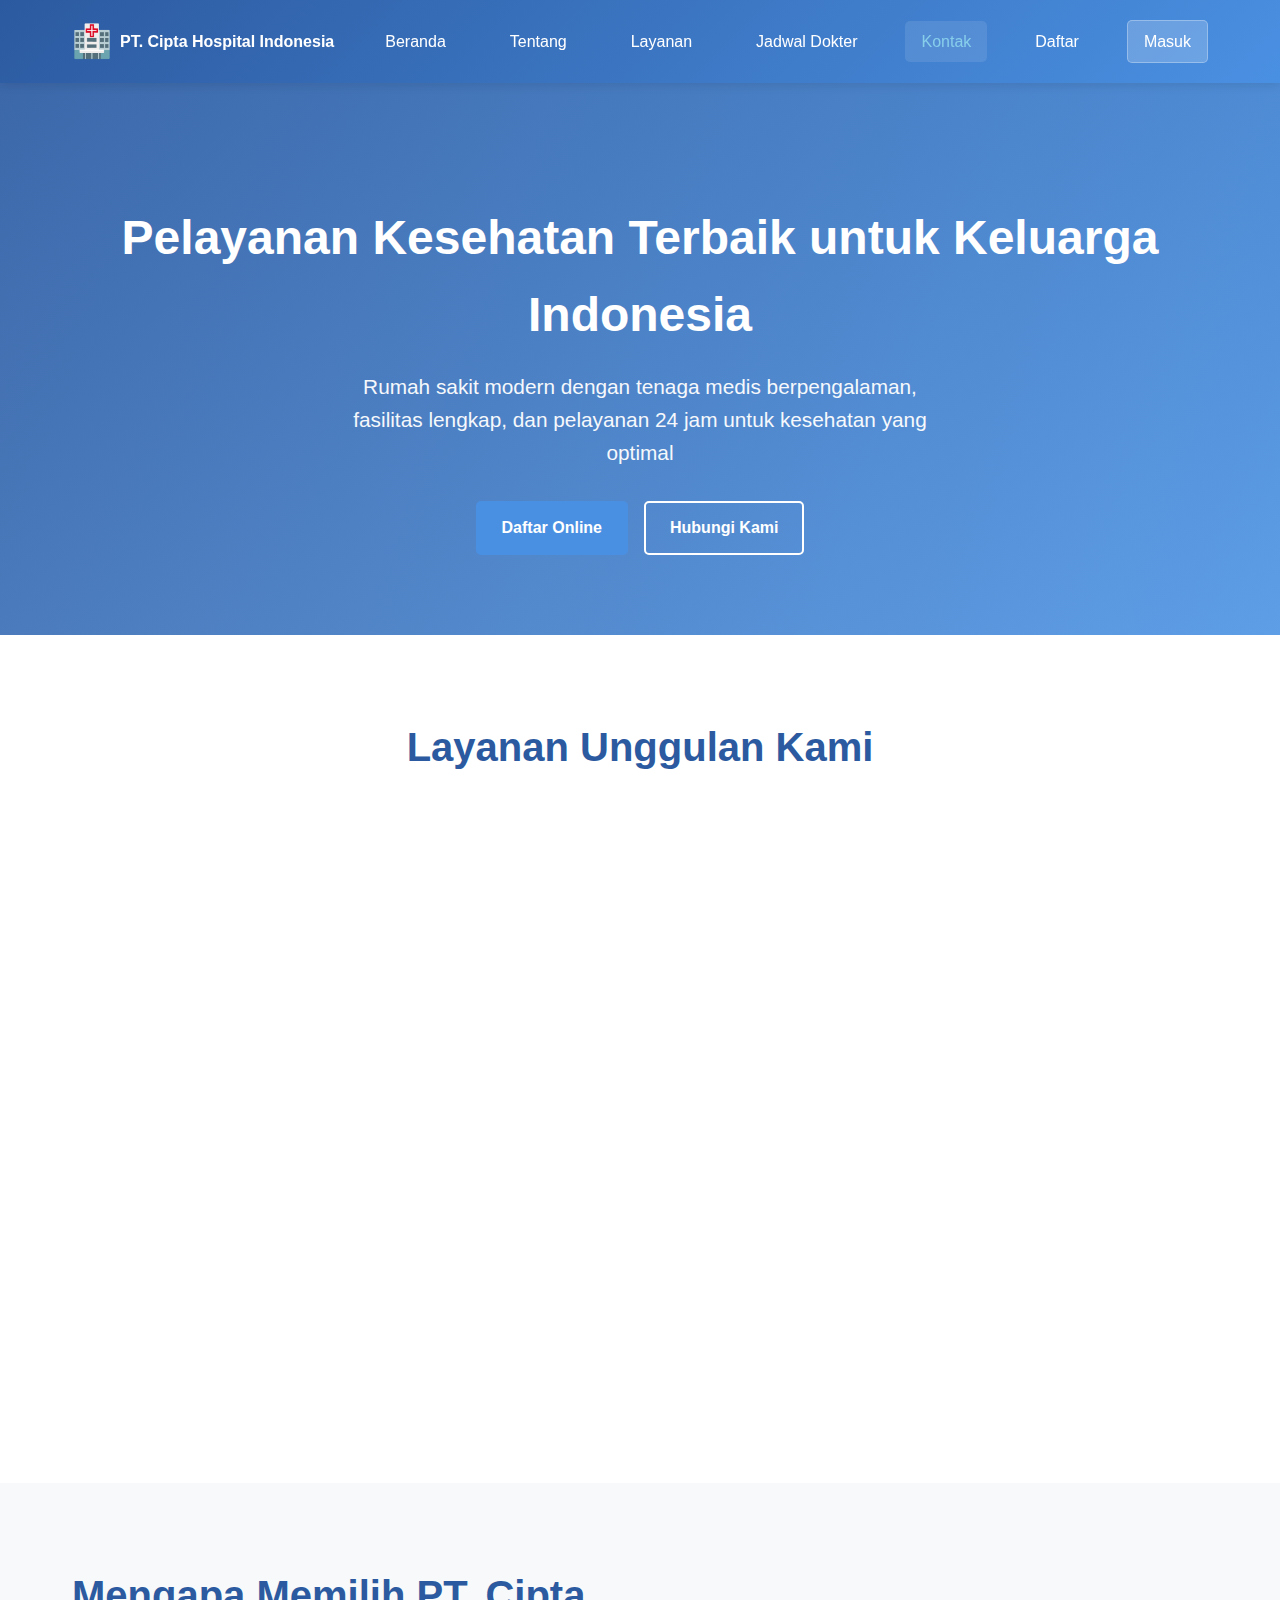
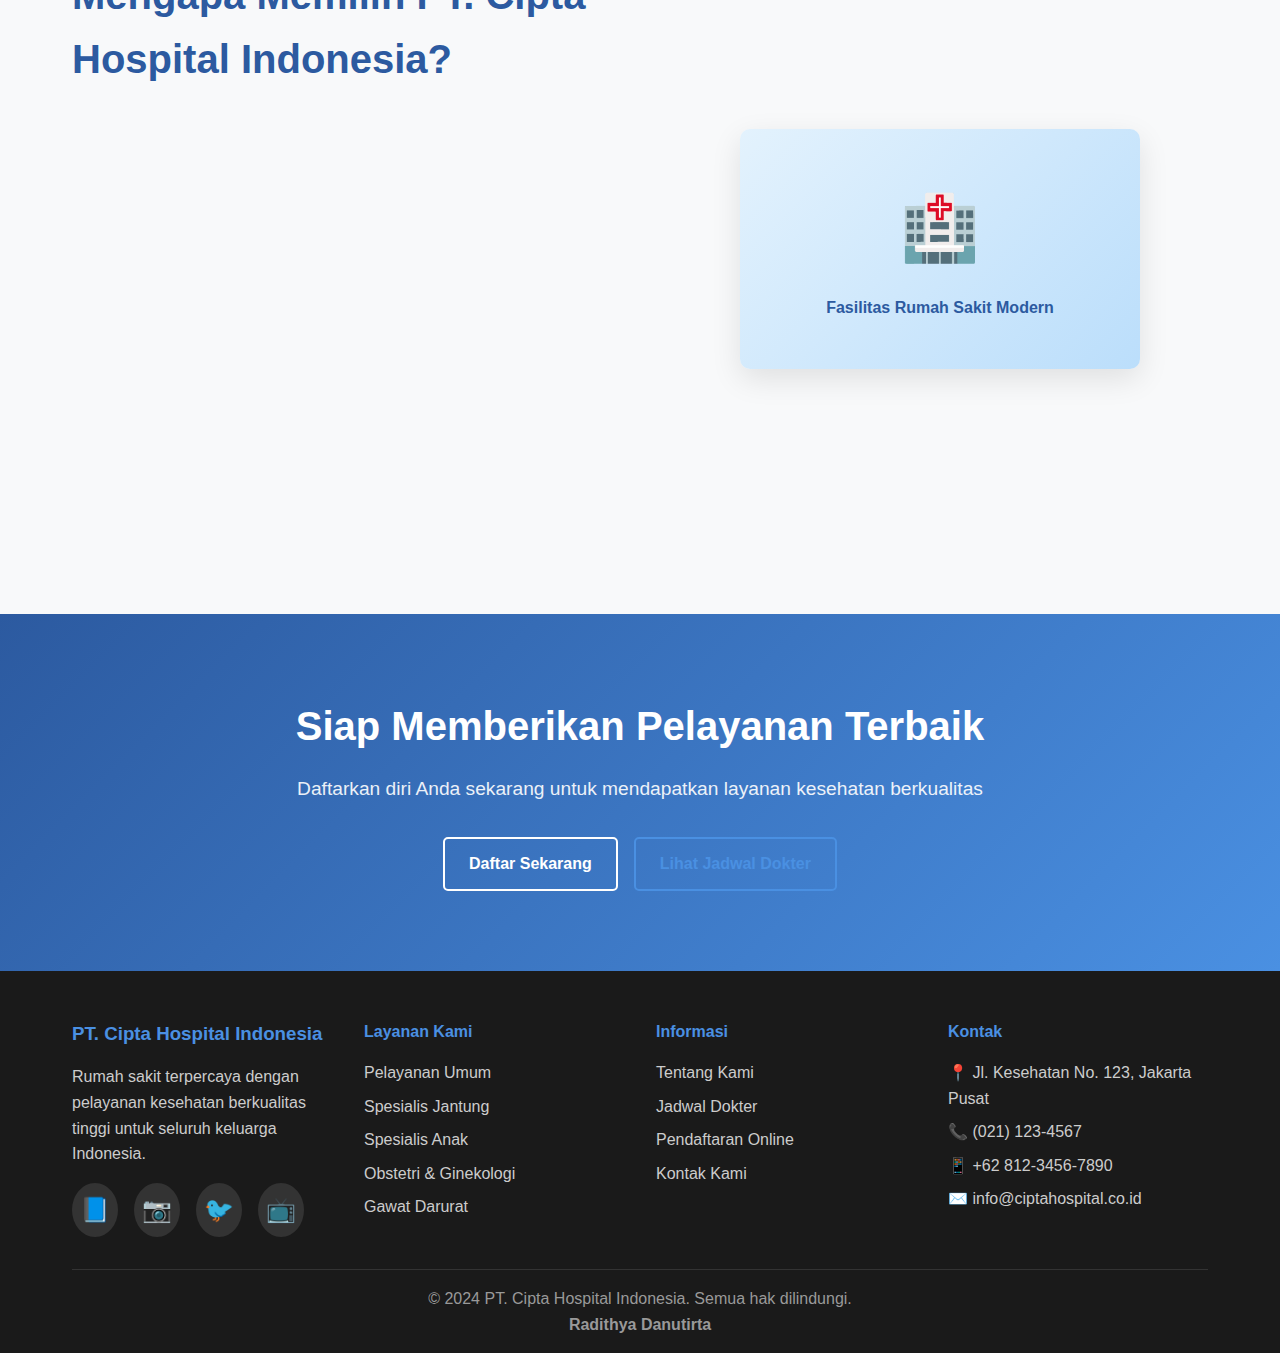
<file: index.html>
<!DOCTYPE html>
<html lang="id">
<head>
    <meta charset="UTF-8">
    <meta name="viewport" content="width=device-width, initial-scale=1.0">
    <title>Beranda - PT. Cipta Hospital Indonesia</title>
    <link rel="stylesheet" href="style.css">
</head>
<body>
    <!-- Header dan Navigation -->
    <header>
         <nav class="container">
      <div class="logo">
        <span class="logo-icon">🏥</span>
        PT. Cipta Hospital Indonesia
      </div>
      <ul class="nav-links">
        <li><a href="index.html">Beranda</a></li>
        <li><a href="about.html">Tentang</a></li>
        <li><a href="services.html">Layanan</a></li>
        <li><a href="schedule.html">Jadwal Dokter</a></li>
        <li><a href="contact.html" class="active">Kontak</a></li>
        <li><a href="register.html">Daftar</a></li>
        <li><a href="login.html" class="login-btn">Masuk</a></li>
      </ul>
      <!-- PERBAIKAN: Hapus onclick dari sini -->
      <div class="mobile-menu">
        <span></span>
        <span></span>
        <span></span>
      </div>
    </nav>
    </header>

    <!-- Mobile Navigation Overlay -->
    <div class="mobile-nav-overlay" id="mobileNavOverlay">
        <ul class="mobile-nav-links">
            <li><a href="index.html">Beranda</a></li>
            <li><a href="about.html">Tentang Kami</a></li>
            <li><a href="services.html">Layanan</a></li>
            <li><a href="register.html">Pendaftaran Online</a></li>
            <li><a href="schedule.html">Jadwal Dokter</a></li>
            <li><a href="contact.html">Kontak</a></li>
            <li><a href="login.html">Login Admin</a></li>
        </ul>
    </div>

    <!-- Hero Section -->
    <section class="hero">
        <div class="container">
            <div class="hero-content">
                <h1>Pelayanan Kesehatan Terbaik untuk Keluarga Indonesia</h1>
                <p>Rumah sakit modern dengan tenaga medis berpengalaman, fasilitas lengkap, dan pelayanan 24 jam untuk kesehatan yang optimal</p>
                <div class="hero-buttons">
                    <a href="register.html" class="btn btn-primary">Daftar Online</a>
                    <a href="contact.html" class="btn btn-secondary">Hubungi Kami</a>
                </div>
            </div>
        </div>
    </section>

    <!-- Services Highlight -->
    <section class="services-highlight">
        <div class="container">
            <h2>Layanan Unggulan Kami</h2>
            <div class="services-grid">
                <div class="service-card">
                    <div class="service-icon">🩺</div>
                    <h3>Pelayanan Umum</h3>
                    <p>Pemeriksaan kesehatan rutin, konsultasi medis, dan pengobatan penyakit umum dengan dokter berpengalaman</p>
                </div>
                <div class="service-card">
                    <div class="service-icon">❤️</div>
                    <h3>Spesialis Jantung</h3>
                    <p>Diagnosis dan pengobatan penyakit jantung dengan teknologi kardiovaskular terdepan</p>
                </div>
                <div class="service-card">
                    <div class="service-icon">👶</div>
                    <h3>Spesialis Anak</h3>
                    <p>Perawatan kesehatan komprehensif untuk bayi, anak-anak, dan remaja</p>
                </div>
                <div class="service-card">
                    <div class="service-icon">🤱</div>
                    <h3>Obstetri & Ginekologi</h3>
                    <p>Pelayanan kehamilan, persalinan, dan kesehatan reproduksi wanita</p>
                </div>
                <div class="service-card">
                    <div class="service-icon">🦴</div>
                    <h3>Ortopedi</h3>
                    <p>Penanganan cedera dan gangguan pada tulang, sendi, dan otot</p>
                </div>
                <div class="service-card">
                    <div class="service-icon">🚨</div>
                    <h3>Gawat Darurat</h3>
                    <p>Pelayanan emergensi 24 jam dengan tim medis siaga dan ambulans</p>
                </div>
            </div>
        </div>
    </section>

    <!-- Why Choose Us -->
    <section class="why-choose-us">
        <div class="container">
            <div class="content-wrapper">
                <div class="text-content">
                    <h2>Mengapa Memilih PT. Cipta Hospital Indonesia?</h2>
                    <div class="features">
                        <div class="feature">
                            <div class="feature-icon">👨‍⚕️</div>
                            <div class="feature-text">
                                <h4>Tim Medis Berpengalaman</h4>
                                <p>Dokter spesialis dan perawat bersertifikat dengan pengalaman puluhan tahun</p>
                            </div>
                        </div>
                        <div class="feature">
                            <div class="feature-icon">🏥</div>
                            <div class="feature-text">
                                <h4>Fasilitas Modern</h4>
                                <p>Peralatan medis canggih dan ruangan yang nyaman untuk kesembuhan optimal</p>
                            </div>
                        </div>
                        <div class="feature">
                            <div class="feature-icon">⏰</div>
                            <div class="feature-text">
                                <h4>Pelayanan 24 Jam</h4>
                                <p>Siap melayani kebutuhan kesehatan Anda kapan saja, termasuk hari libur</p>
                            </div>
                        </div>
                        <div class="feature">
                            <div class="feature-icon">💳</div>
                            <div class="feature-text">
                                <h4>Bekerja Sama dengan BPJS</h4>
                                <p>Menerima berbagai jenis asuransi kesehatan untuk kemudahan pembayaran</p>
                            </div>
                        </div>
                    </div>
                </div>
                <div class="image-content">
                    <div class="placeholder-image">
                        <span>🏥</span>
                        <p>Fasilitas Rumah Sakit Modern</p>
                    </div>
                </div>
            </div>
        </div>
    </section>

    <!-- Call to Action -->
    <section class="cta-section">
        <div class="container">
            <div class="cta-content">
                <h2>Siap Memberikan Pelayanan Terbaik</h2>
                <p>Daftarkan diri Anda sekarang untuk mendapatkan layanan kesehatan berkualitas</p>
                <div class="cta-buttons">
                    <a href="register.html" class="btn btn-secondary">Daftar Sekarang</a>
                    <a href="schedule.html" class="btn btn-outline">Lihat Jadwal Dokter</a>
                </div>
            </div>
        </div>
    </section>

    <!-- Footer -->
    <footer>
        <div class="container">
            <div class="footer-content">
                <div class="footer-section">
                    <h3>PT. Cipta Hospital Indonesia</h3>
                    <p>Rumah sakit terpercaya dengan pelayanan kesehatan berkualitas tinggi untuk seluruh keluarga Indonesia.</p>
                    <div class="social-links">
                        <a href="#" title="Facebook">📘</a>
                        <a href="https://www.instagram.com/radthdn?igsh=bDRremtodGpmZHE0" title="Instagram" target="_blank">📷</a>
                        <a href="https://x.com/radthdn?t=3OPp5-OAbGDeT8H0NsWuDw&s=09" title="Twitter" target="_blank">🐦</a>
                        <a href="#" title="YouTube">📺</a>
                    </div>
                </div>

                <div class="footer-section">
                    <h4>Layanan Kami</h4>
                    <ul>
                        <li><a href="services.html">Pelayanan Umum</a></li>
                        <li><a href="services.html">Spesialis Jantung</a></li>
                        <li><a href="services.html">Spesialis Anak</a></li>
                        <li><a href="services.html">Obstetri & Ginekologi</a></li>
                        <li><a href="services.html">Gawat Darurat</a></li>
                    </ul>
                </div>
                <div class="footer-section">
                    <h4>Informasi</h4>
                    <ul>
                        <li><a href="about.html">Tentang Kami</a></li>
                        <li><a href="schedule.html">Jadwal Dokter</a></li>
                        <li><a href="register.html">Pendaftaran Online</a></li>
                        <li><a href="contact.html">Kontak Kami</a></li>
                    </ul>
                </div>
                <div class="footer-section">
                    <h4>Kontak</h4>
                    <p>📍 Jl. Kesehatan No. 123, Jakarta Pusat</p>
                    <p>📞 (021) 123-4567</p>
                    <p>📱 +62 812-3456-7890</p>
                    <p>✉️ info@ciptahospital.co.id</p>
                </div>
            </div>
            <div class="footer-bottom">
                <p>&copy; 2024 PT. Cipta Hospital Indonesia. Semua hak dilindungi.</p>
                <p><strong>Radithya Danutirta</strong></p>
            </div>
        </div>
    </footer>

    <script src="script.js"></script>
</body>
</html>
</file>
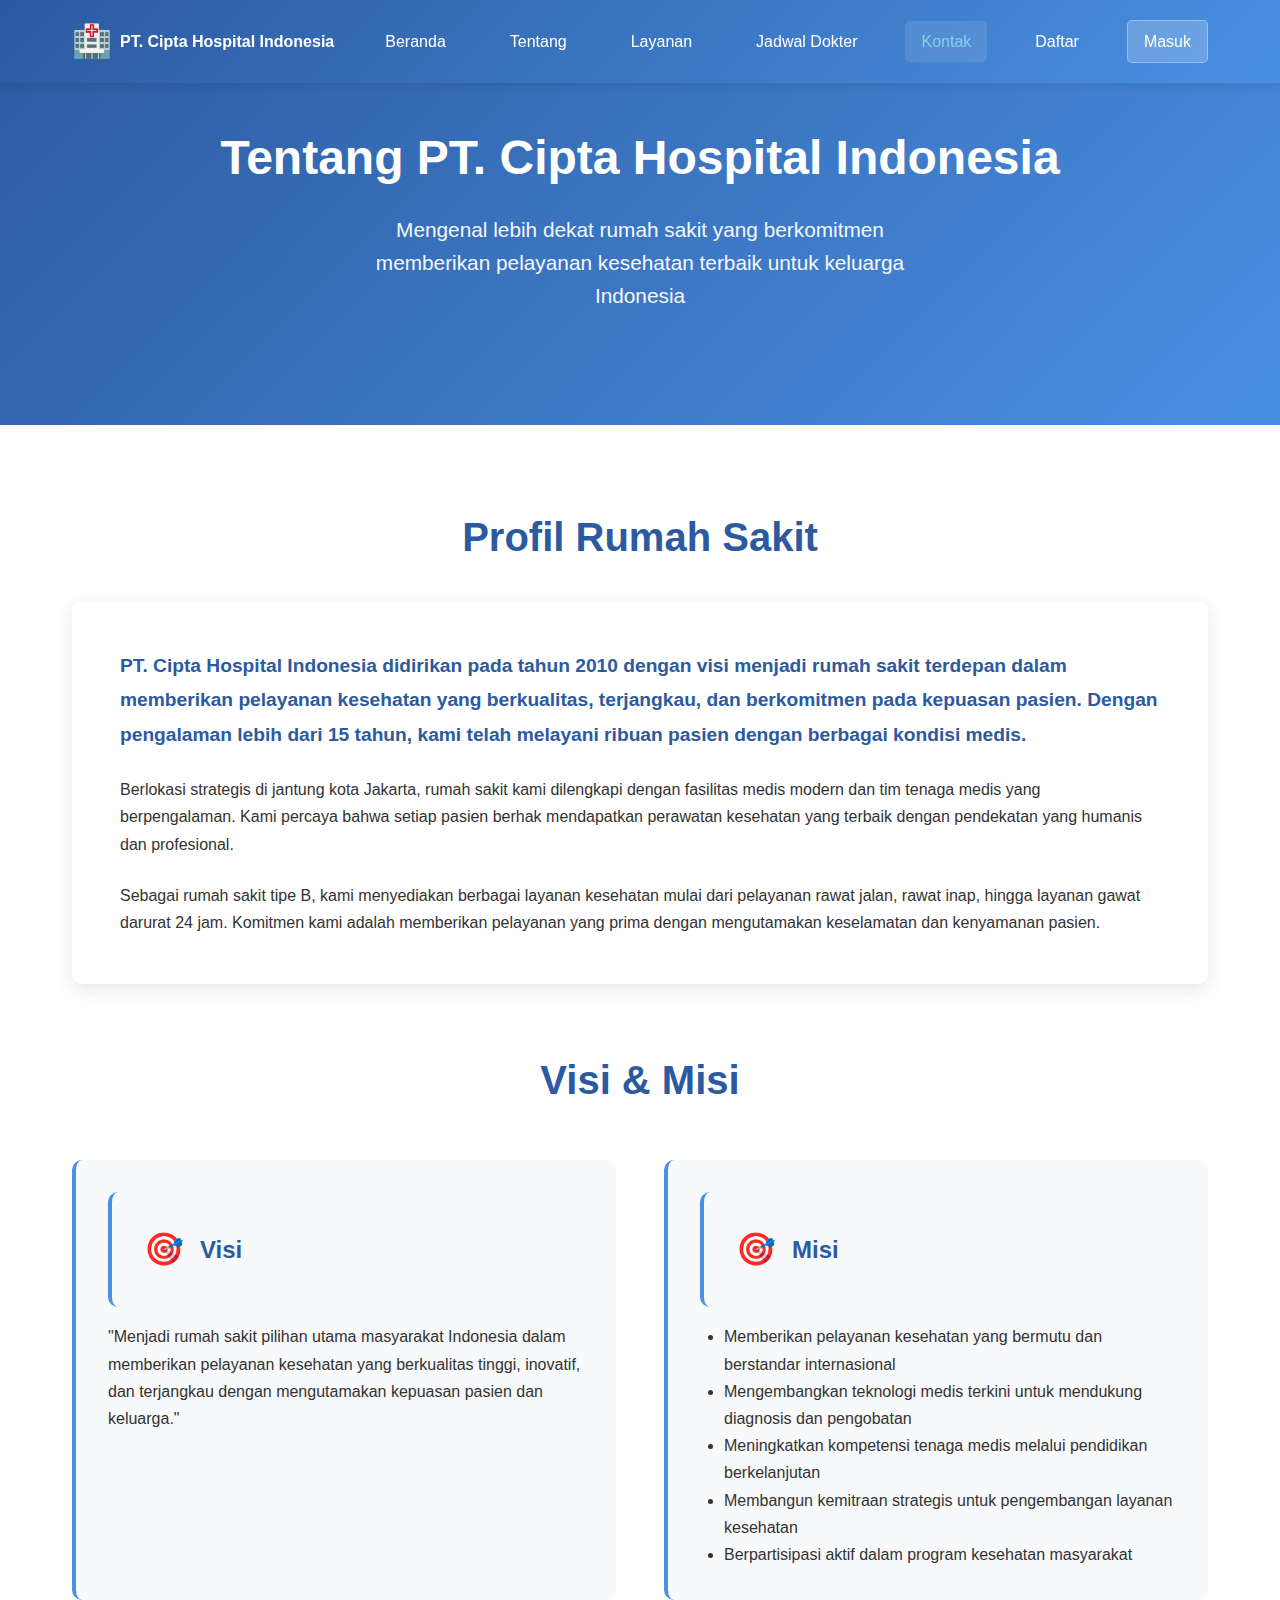
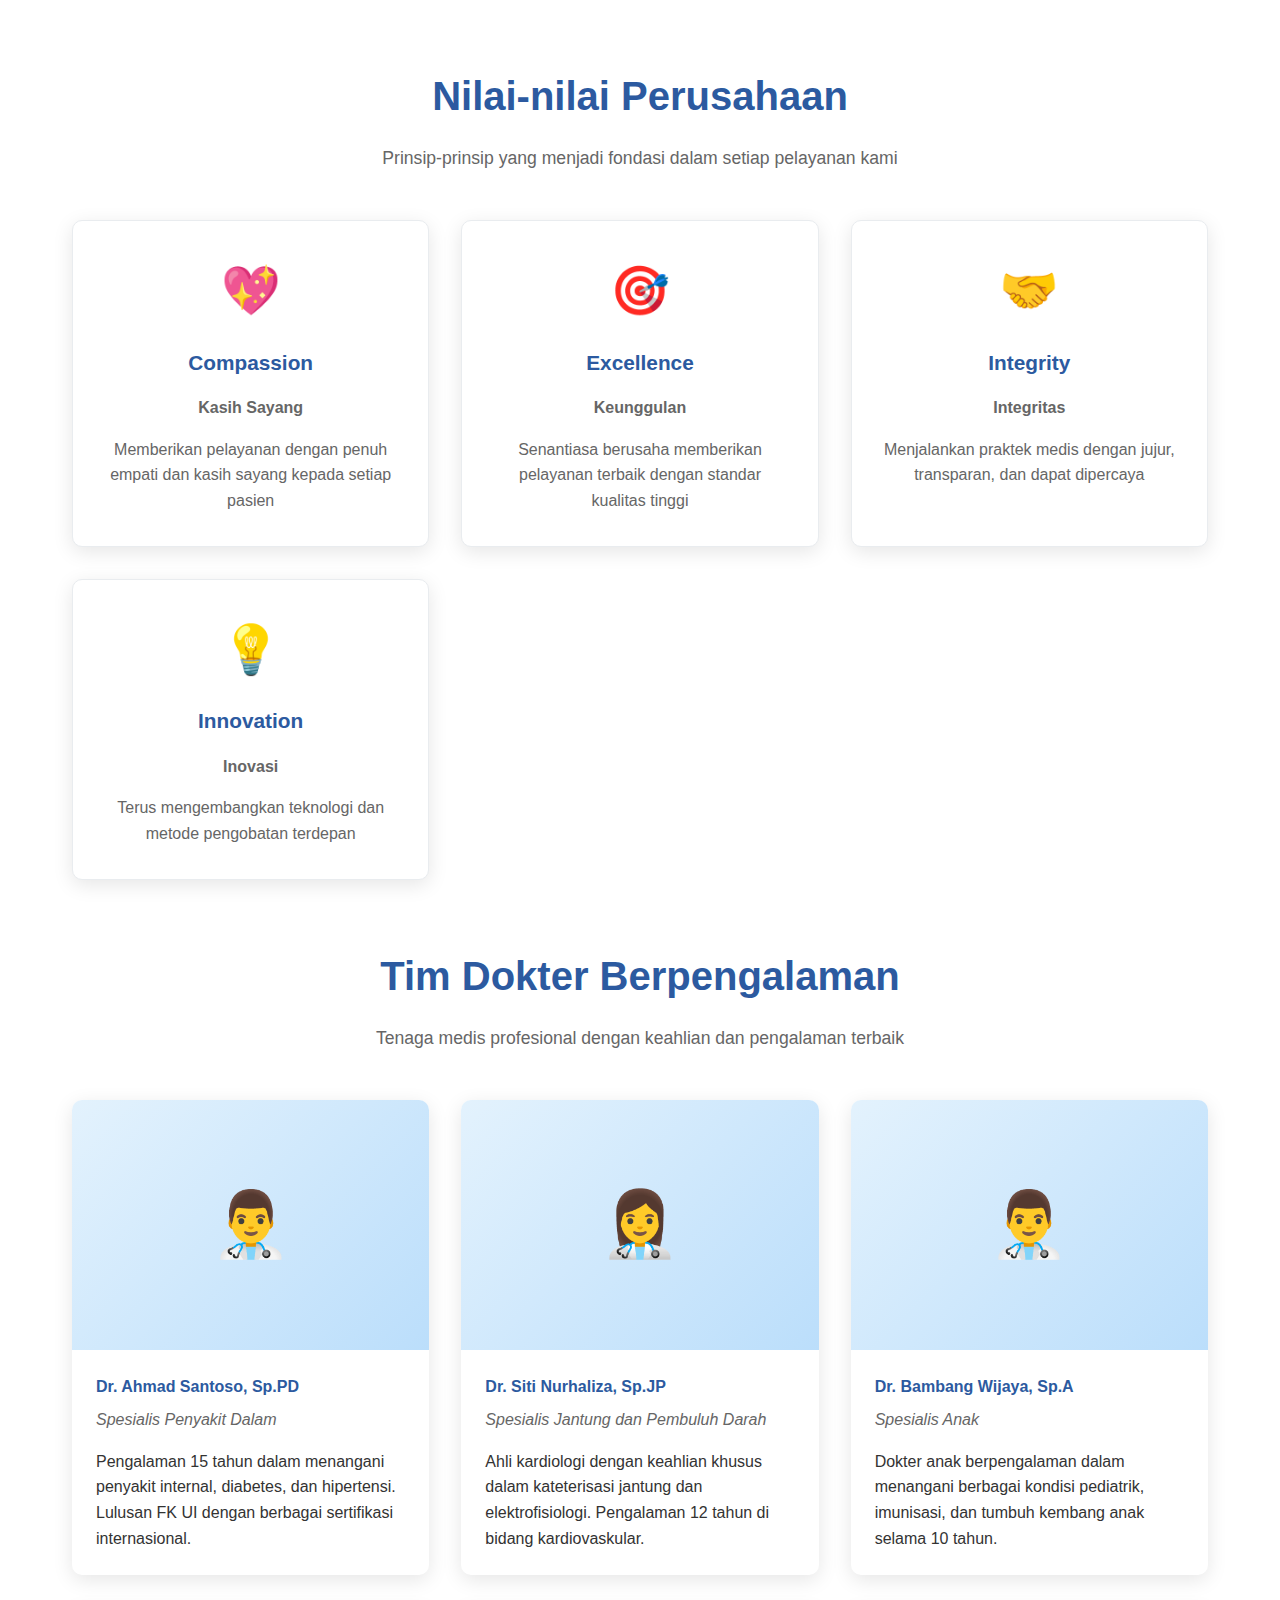
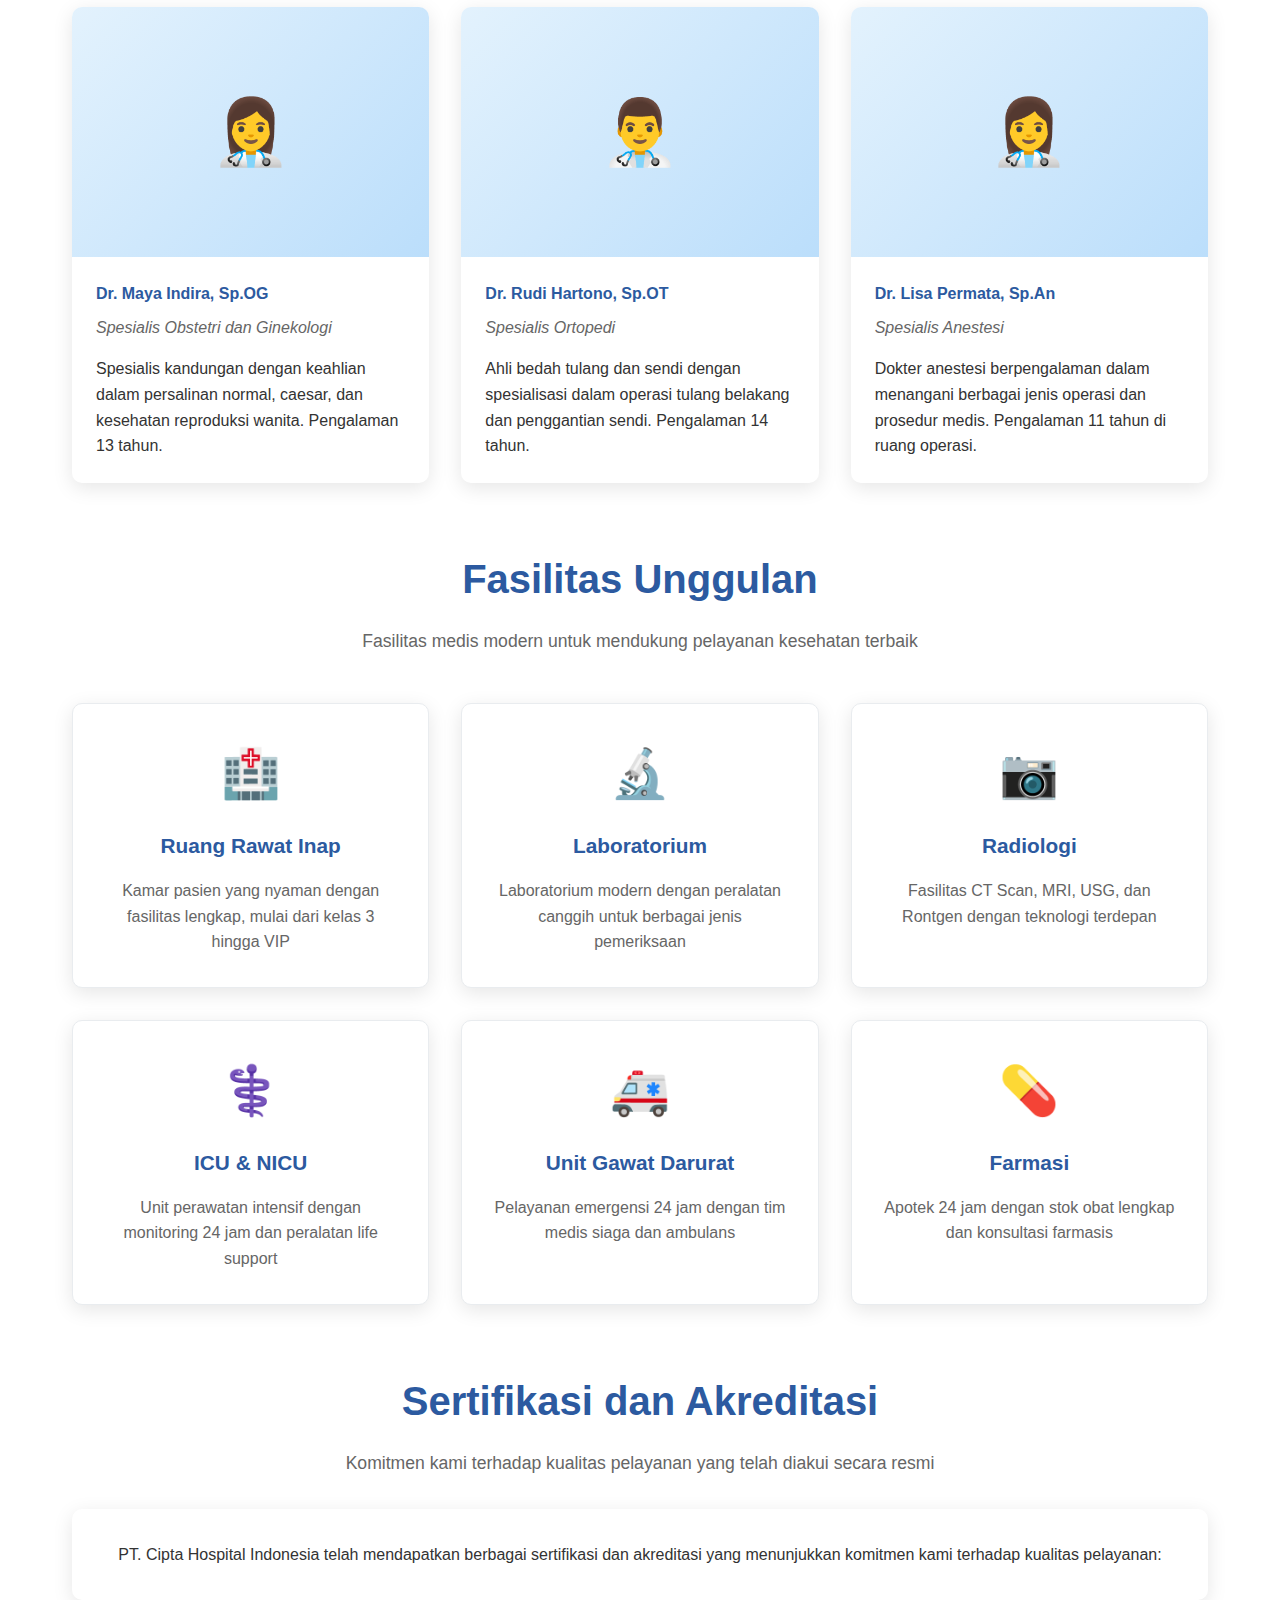
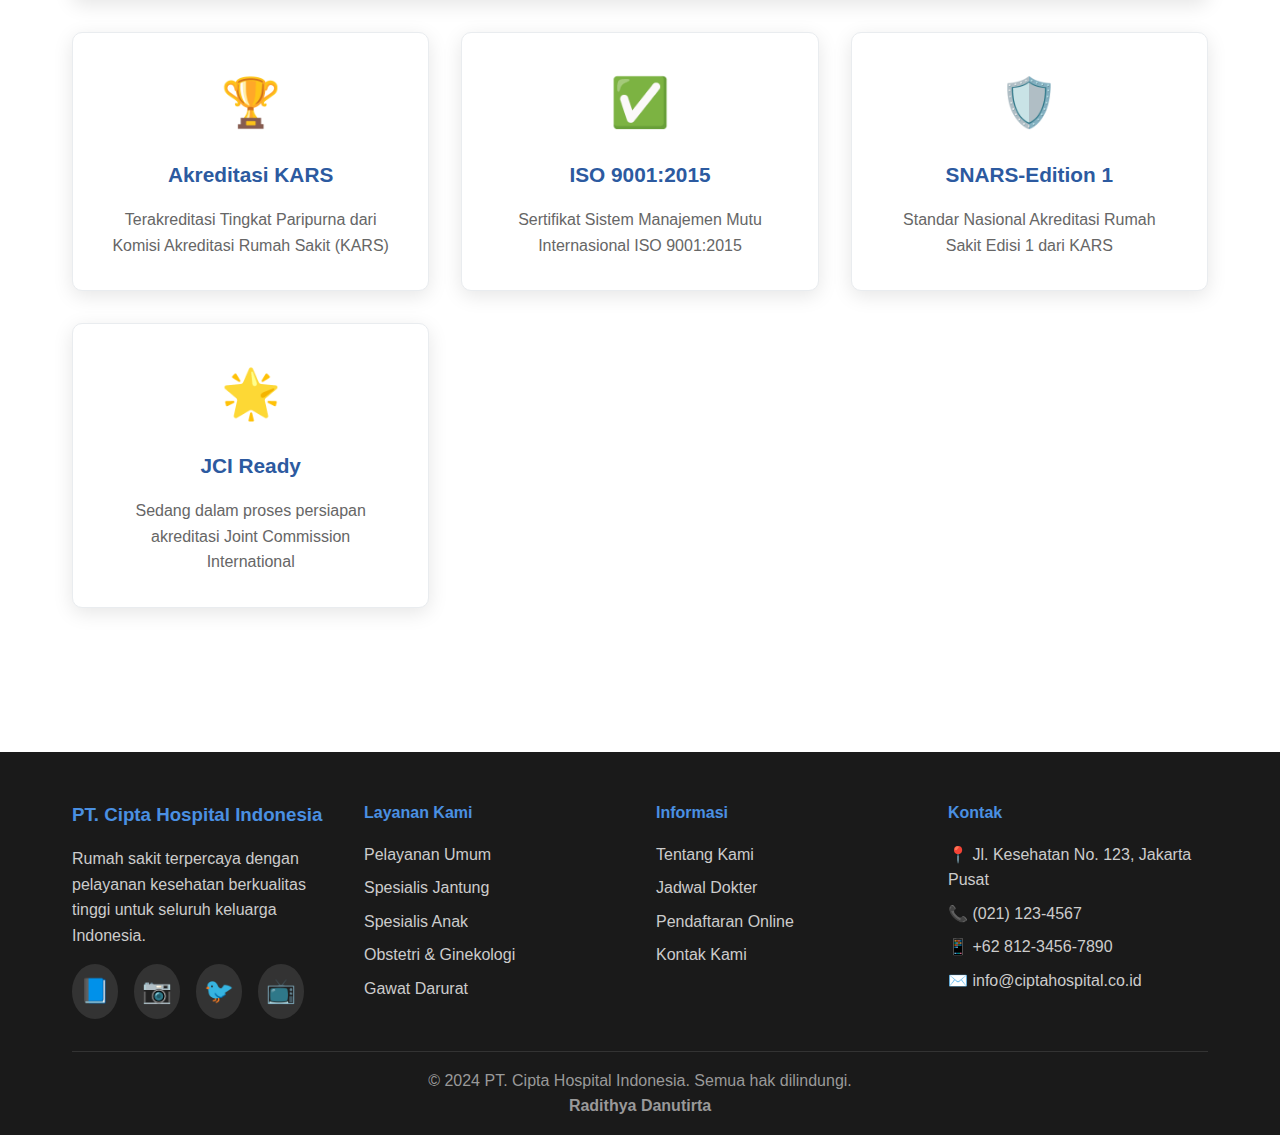
<file: about.html>
<!DOCTYPE html>
<html lang="id">
<head>
    <meta charset="UTF-8">
    <meta name="viewport" content="width=device-width, initial-scale=1.0">
    <title>Tentang Kami - PT. Cipta Hospital Indonesia</title>
    <link rel="stylesheet" href="style.css">
</head>
<body>
    <!-- Header dan Navigation -->
    <header>
         <nav class="container">
      <div class="logo">
        <span class="logo-icon">🏥</span>
        PT. Cipta Hospital Indonesia
      </div>
      <ul class="nav-links">
        <li><a href="index.html">Beranda</a></li>
        <li><a href="about.html">Tentang</a></li>
        <li><a href="services.html">Layanan</a></li>
        <li><a href="schedule.html">Jadwal Dokter</a></li>
        <li><a href="contact.html" class="active">Kontak</a></li>
        <li><a href="register.html">Daftar</a></li>
        <li><a href="login.html" class="login-btn">Masuk</a></li>
      </ul>
      <div class="mobile-menu">
        <span></span>
        <span></span>
        <span></span>
      </div>
    </nav>
    </header>

    <!-- Mobile Navigation Overlay -->
    <div class="mobile-nav-overlay" id="mobileNavOverlay">
        <ul class="mobile-nav-links">
            <li><a href="index.html">Beranda</a></li>
            <li><a href="about.html">Tentang Kami</a></li>
            <li><a href="services.html">Layanan</a></li>
            <li><a href="register.html">Pendaftaran Online</a></li>
            <li><a href="schedule.html">Jadwal Dokter</a></li>
            <li><a href="contact.html">Kontak</a></li>
            <li><a href="login.html">Login Admin</a></li>
        </ul>
    </div>

    <!-- Hero Section -->
    <section class="about-hero">
        <div class="container">
            <div class="hero-content">
                <h1>Tentang PT. Cipta Hospital Indonesia</h1>
                <p>Mengenal lebih dekat rumah sakit yang berkomitmen memberikan pelayanan kesehatan terbaik untuk keluarga Indonesia</p>
            </div>
        </div>
    </section>

    <!-- Main Content -->
    <main class="about-content">
        <div class="container">
            
            <!-- Profil Rumah Sakit -->
            <section style="margin-bottom: 4rem;">
                <h2 style="color: #2c5aa0; font-size: 2.5rem; margin-bottom: 2rem; text-align: center;">Profil Rumah Sakit</h2>
                <div style="background: white; padding: 3rem; border-radius: 10px; box-shadow: 0 5px 20px rgba(0,0,0,0.1);">
                    <p style="font-size: 1.2rem; line-height: 1.8; margin-bottom: 1.5rem; color: #2c5aa0; font-weight: 600;">PT. Cipta Hospital Indonesia didirikan pada tahun 2010 dengan visi menjadi rumah sakit terdepan dalam memberikan pelayanan kesehatan yang berkualitas, terjangkau, dan berkomitmen pada kepuasan pasien. Dengan pengalaman lebih dari 15 tahun, kami telah melayani ribuan pasien dengan berbagai kondisi medis.</p>
                    
                    <p style="margin-bottom: 1.5rem; line-height: 1.7;">Berlokasi strategis di jantung kota Jakarta, rumah sakit kami dilengkapi dengan fasilitas medis modern dan tim tenaga medis yang berpengalaman. Kami percaya bahwa setiap pasien berhak mendapatkan perawatan kesehatan yang terbaik dengan pendekatan yang humanis dan profesional.</p>
                    
                    <p style="line-height: 1.7;">Sebagai rumah sakit tipe B, kami menyediakan berbagai layanan kesehatan mulai dari pelayanan rawat jalan, rawat inap, hingga layanan gawat darurat 24 jam. Komitmen kami adalah memberikan pelayanan yang prima dengan mengutamakan keselamatan dan kenyamanan pasien.</p>
                </div>
            </section>

            <!-- Visi dan Misi -->
            <section style="margin-bottom: 4rem;">
                <h2 style="color: #2c5aa0; font-size: 2.5rem; margin-bottom: 3rem; text-align: center;">Visi & Misi</h2>
                <div class="vision-mission">
                    <div>
                        <div style="display: flex; align-items: center; gap: 1rem; margin-bottom: 1rem;">
                            <span style="font-size: 2rem;">🎯</span>
                            <h3 style="color: #2c5aa0; font-size: 1.5rem;">Visi</h3>
                        </div>
                        <p style="line-height: 1.7;">"Menjadi rumah sakit pilihan utama masyarakat Indonesia dalam memberikan pelayanan kesehatan yang berkualitas tinggi, inovatif, dan terjangkau dengan mengutamakan kepuasan pasien dan keluarga."</p>
                    </div>
                    <div>
                        <div style="display: flex; align-items: center; gap: 1rem; margin-bottom: 1rem;">
                            <span style="font-size: 2rem;">🎯</span>
                            <h3 style="color: #2c5aa0; font-size: 1.5rem;">Misi</h3>
                        </div>
                        <ul style="line-height: 1.7; padding-left: 1.5rem;">
                            <li>Memberikan pelayanan kesehatan yang bermutu dan berstandar internasional</li>
                            <li>Mengembangkan teknologi medis terkini untuk mendukung diagnosis dan pengobatan</li>
                            <li>Meningkatkan kompetensi tenaga medis melalui pendidikan berkelanjutan</li>
                            <li>Membangun kemitraan strategis untuk pengembangan layanan kesehatan</li>
                            <li>Berpartisipasi aktif dalam program kesehatan masyarakat</li>
                        </ul>
                    </div>
                </div>
            </section>

            <!-- Nilai-nilai Perusahaan -->
            <section style="margin-bottom: 4rem;">
                <h2 style="color: #2c5aa0; font-size: 2.5rem; margin-bottom: 1rem; text-align: center;">Nilai-nilai Perusahaan</h2>
                <p style="text-align: center; color: #666; margin-bottom: 3rem; font-size: 1.1rem;">Prinsip-prinsip yang menjadi fondasi dalam setiap pelayanan kami</p>
                <div class="services-grid">
                    <div class="service-card">
                        <div class="service-icon" style="color: #e91e63;">💖</div>
                        <h3>Compassion</h3>
                        <h4 style="color: #666; font-size: 1rem; margin-bottom: 1rem;">Kasih Sayang</h4>
                        <p>Memberikan pelayanan dengan penuh empati dan kasih sayang kepada setiap pasien</p>
                    </div>
                    <div class="service-card">
                        <div class="service-icon" style="color: #ff9800;">🎯</div>
                        <h3>Excellence</h3>
                        <h4 style="color: #666; font-size: 1rem; margin-bottom: 1rem;">Keunggulan</h4>
                        <p>Senantiasa berusaha memberikan pelayanan terbaik dengan standar kualitas tinggi</p>
                    </div>
                    <div class="service-card">
                        <div class="service-icon" style="color: #4caf50;">🤝</div>
                        <h3>Integrity</h3>
                        <h4 style="color: #666; font-size: 1rem; margin-bottom: 1rem;">Integritas</h4>
                        <p>Menjalankan praktek medis dengan jujur, transparan, dan dapat dipercaya</p>
                    </div>
                    <div class="service-card">
                        <div class="service-icon" style="color: #2196f3;">💡</div>
                        <h3>Innovation</h3>
                        <h4 style="color: #666; font-size: 1rem; margin-bottom: 1rem;">Inovasi</h4>
                        <p>Terus mengembangkan teknologi dan metode pengobatan terdepan</p>
                    </div>
                </div>
            </section>

            <!-- Tim Dokter -->
            <section style="margin-bottom: 4rem;">
                <h2 style="color: #2c5aa0; font-size: 2.5rem; margin-bottom: 1rem; text-align: center;">Tim Dokter Berpengalaman</h2>
                <p style="text-align: center; color: #666; margin-bottom: 3rem; font-size: 1.1rem;">Tenaga medis profesional dengan keahlian dan pengalaman terbaik</p>
                <div class="doctors-grid">
                    <div class="doctor-card">
                        <div class="doctor-image">👨‍⚕️</div>
                        <div class="doctor-info">
                            <h4>Dr. Ahmad Santoso, Sp.PD</h4>
                            <p class="specialty">Spesialis Penyakit Dalam</p>
                            <p>Pengalaman 15 tahun dalam menangani penyakit internal, diabetes, dan hipertensi. Lulusan FK UI dengan berbagai sertifikasi internasional.</p>
                        </div>
                    </div>
                    <div class="doctor-card">
                        <div class="doctor-image">👩‍⚕️</div>
                        <div class="doctor-info">
                            <h4>Dr. Siti Nurhaliza, Sp.JP</h4>
                            <p class="specialty">Spesialis Jantung dan Pembuluh Darah</p>
                            <p>Ahli kardiologi dengan keahlian khusus dalam kateterisasi jantung dan elektrofisiologi. Pengalaman 12 tahun di bidang kardiovaskular.</p>
                        </div>
                    </div>
                    <div class="doctor-card">
                        <div class="doctor-image">👨‍⚕️</div>
                        <div class="doctor-info">
                            <h4>Dr. Bambang Wijaya, Sp.A</h4>
                            <p class="specialty">Spesialis Anak</p>
                            <p>Dokter anak berpengalaman dalam menangani berbagai kondisi pediatrik, imunisasi, dan tumbuh kembang anak selama 10 tahun.</p>
                        </div>
                    </div>
                    <div class="doctor-card">
                        <div class="doctor-image">👩‍⚕️</div>
                        <div class="doctor-info">
                            <h4>Dr. Maya Indira, Sp.OG</h4>
                            <p class="specialty">Spesialis Obstetri dan Ginekologi</p>
                            <p>Spesialis kandungan dengan keahlian dalam persalinan normal, caesar, dan kesehatan reproduksi wanita. Pengalaman 13 tahun.</p>
                        </div>
                    </div>
                    <div class="doctor-card">
                        <div class="doctor-image">👨‍⚕️</div>
                        <div class="doctor-info">
                            <h4>Dr. Rudi Hartono, Sp.OT</h4>
                            <p class="specialty">Spesialis Ortopedi</p>
                            <p>Ahli bedah tulang dan sendi dengan spesialisasi dalam operasi tulang belakang dan penggantian sendi. Pengalaman 14 tahun.</p>
                        </div>
                    </div>
                    <div class="doctor-card">
                        <div class="doctor-image">👩‍⚕️</div>
                        <div class="doctor-info">
                            <h4>Dr. Lisa Permata, Sp.An</h4>
                            <p class="specialty">Spesialis Anestesi</p>
                            <p>Dokter anestesi berpengalaman dalam menangani berbagai jenis operasi dan prosedur medis. Pengalaman 11 tahun di ruang operasi.</p>
                        </div>
                    </div>
                </div>
            </section>

            <!-- Fasilitas -->
            <section style="margin-bottom: 4rem;">
                <h2 style="color: #2c5aa0; font-size: 2.5rem; margin-bottom: 1rem; text-align: center;">Fasilitas Unggulan</h2>
                <p style="text-align: center; color: #666; margin-bottom: 3rem; font-size: 1.1rem;">Fasilitas medis modern untuk mendukung pelayanan kesehatan terbaik</p>
                <div class="services-grid">
                    <div class="service-card">
                        <div class="service-icon" style="color: #2196f3;">🏥</div>
                        <h3>Ruang Rawat Inap</h3>
                        <p>Kamar pasien yang nyaman dengan fasilitas lengkap, mulai dari kelas 3 hingga VIP</p>
                    </div>
                    <div class="service-card">
                        <div class="service-icon" style="color: #9c27b0;">🔬</div>
                        <h3>Laboratorium</h3>
                        <p>Laboratorium modern dengan peralatan canggih untuk berbagai jenis pemeriksaan</p>
                    </div>
                    <div class="service-card">
                        <div class="service-icon" style="color: #ff5722;">📷</div>
                        <h3>Radiologi</h3>
                        <p>Fasilitas CT Scan, MRI, USG, dan Rontgen dengan teknologi terdepan</p>
                    </div>
                    <div class="service-card">
                        <div class="service-icon" style="color: #f44336;">⚕️</div>
                        <h3>ICU & NICU</h3>
                        <p>Unit perawatan intensif dengan monitoring 24 jam dan peralatan life support</p>
                    </div>
                    <div class="service-card">
                        <div class="service-icon" style="color: #ff9800;">🚑</div>
                        <h3>Unit Gawat Darurat</h3>
                        <p>Pelayanan emergensi 24 jam dengan tim medis siaga dan ambulans</p>
                    </div>
                    <div class="service-card">
                        <div class="service-icon" style="color: #4caf50;">💊</div>
                        <h3>Farmasi</h3>
                        <p>Apotek 24 jam dengan stok obat lengkap dan konsultasi farmasis</p>
                    </div>
                </div>
            </section>

            <!-- Sertifikasi -->
            <section style="margin-bottom: 4rem;">
                <h2 style="color: #2c5aa0; font-size: 2.5rem; margin-bottom: 1rem; text-align: center;">Sertifikasi dan Akreditasi</h2>
                <p style="text-align: center; color: #666; margin-bottom: 2rem; font-size: 1.1rem;">Komitmen kami terhadap kualitas pelayanan yang telah diakui secara resmi</p>
                <div style="background: white; padding: 2rem; border-radius: 10px; box-shadow: 0 5px 20px rgba(0,0,0,0.1); margin-bottom: 2rem;">
                    <p style="line-height: 1.7; text-align: center;">PT. Cipta Hospital Indonesia telah mendapatkan berbagai sertifikasi dan akreditasi yang menunjukkan komitmen kami terhadap kualitas pelayanan:</p>
                </div>
                <div class="services-grid">
                    <div class="service-card">
                        <div class="service-icon" style="color: #ffc107;">🏆</div>
                        <h3>Akreditasi KARS</h3>
                        <p>Terakreditasi Tingkat Paripurna dari Komisi Akreditasi Rumah Sakit (KARS)</p>
                    </div>
                    <div class="service-card">
                        <div class="service-icon" style="color: #4caf50;">✅</div>
                        <h3>ISO 9001:2015</h3>
                        <p>Sertifikat Sistem Manajemen Mutu Internasional ISO 9001:2015</p>
                    </div>
                    <div class="service-card">
                        <div class="service-icon" style="color: #2196f3;">🛡️</div>
                        <h3>SNARS-Edition 1</h3>
                        <p>Standar Nasional Akreditasi Rumah Sakit Edisi 1 dari KARS</p>
                    </div>
                    <div class="service-card">
                        <div class="service-icon" style="color: #ff9800;">🌟</div>
                        <h3>JCI Ready</h3>
                        <p>Sedang dalam proses persiapan akreditasi Joint Commission International</p>
                    </div>
                </div>
            </section>

        </div>
    </main>

    <!-- Footer -->
    <footer>
        <div class="container">
            <div class="footer-content">
                <div class="footer-section">
                    <h3>PT. Cipta Hospital Indonesia</h3>
                    <p>Rumah sakit terpercaya dengan pelayanan kesehatan berkualitas tinggi untuk seluruh keluarga Indonesia.</p>
                    <div class="social-links">
                        <a href="#" title="Facebook">📘</a>
                        <a href="https://www.instagram.com/radthdn?igsh=bDRremtodGpmZHE0" title="Instagram" target="_blank">📷</a>
                        <a href="https://x.com/radthdn?t=3OPp5-OAbGDeT8H0NsWuDw&s=09" title="Twitter" target="_blank">🐦</a>
                        <a href="#" title="YouTube">📺</a>
                    </div>
                </div>

                <div class="footer-section">
                    <h4>Layanan Kami</h4>
                    <ul>
                        <li><a href="services.html">Pelayanan Umum</a></li>
                        <li><a href="services.html">Spesialis Jantung</a></li>
                        <li><a href="services.html">Spesialis Anak</a></li>
                        <li><a href="services.html">Obstetri & Ginekologi</a></li>
                        <li><a href="services.html">Gawat Darurat</a></li>
                    </ul>
                </div>
                <div class="footer-section">
                    <h4>Informasi</h4>
                    <ul>
                        <li><a href="about.html">Tentang Kami</a></li>
                        <li><a href="schedule.html">Jadwal Dokter</a></li>
                        <li><a href="register.html">Pendaftaran Online</a></li>
                        <li><a href="contact.html">Kontak Kami</a></li>
                    </ul>
                </div>
                <div class="footer-section">
                    <h4>Kontak</h4>
                    <p>📍 Jl. Kesehatan No. 123, Jakarta Pusat</p>
                    <p>📞 (021) 123-4567</p>
                    <p>📱 +62 812-3456-7890</p>
                    <p>✉️ info@ciptahospital.co.id</p>
                </div>
            </div>
            <div class="footer-bottom">
                <p>&copy; 2024 PT. Cipta Hospital Indonesia. Semua hak dilindungi.</p>
                <p><strong>Radithya Danutirta</strong></p>
            </div>
        </div>
    </footer>
    
    <script>
        // Mobile menu functionality
        const mobileMenu = document.getElementById('mobileMenu');
        const mobileNavOverlay = document.getElementById('mobileNavOverlay');

        mobileMenu.addEventListener('click', function() {
            mobileNavOverlay.style.display = mobileNavOverlay.style.display === 'block' ? 'none' : 'block';
        });

        // Close mobile menu when clicking on a link
        const mobileNavLinks = document.querySelectorAll('.mobile-nav-links a');
        mobileNavLinks.forEach(link => {
            link.addEventListener('click', function() {
                mobileNavOverlay.style.display = 'none';
            });
        });

        // Close mobile menu when clicking outside
        mobileNavOverlay.addEventListener('click', function(e) {
            if (e.target === mobileNavOverlay) {
                mobileNavOverlay.style.display = 'none';
            }
        });

        // Smooth scrolling for anchor links
        document.querySelectorAll('a[href^="#"]').forEach(anchor => {
            anchor.addEventListener('click', function (e) {
                e.preventDefault();
                const target = document.querySelector(this.getAttribute('href'));
                if (target) {
                    target.scrollIntoView({
                        behavior: 'smooth',
                        block: 'start'
                    });
                }
            });
        });
    </script>
</body>
</html>
</file>
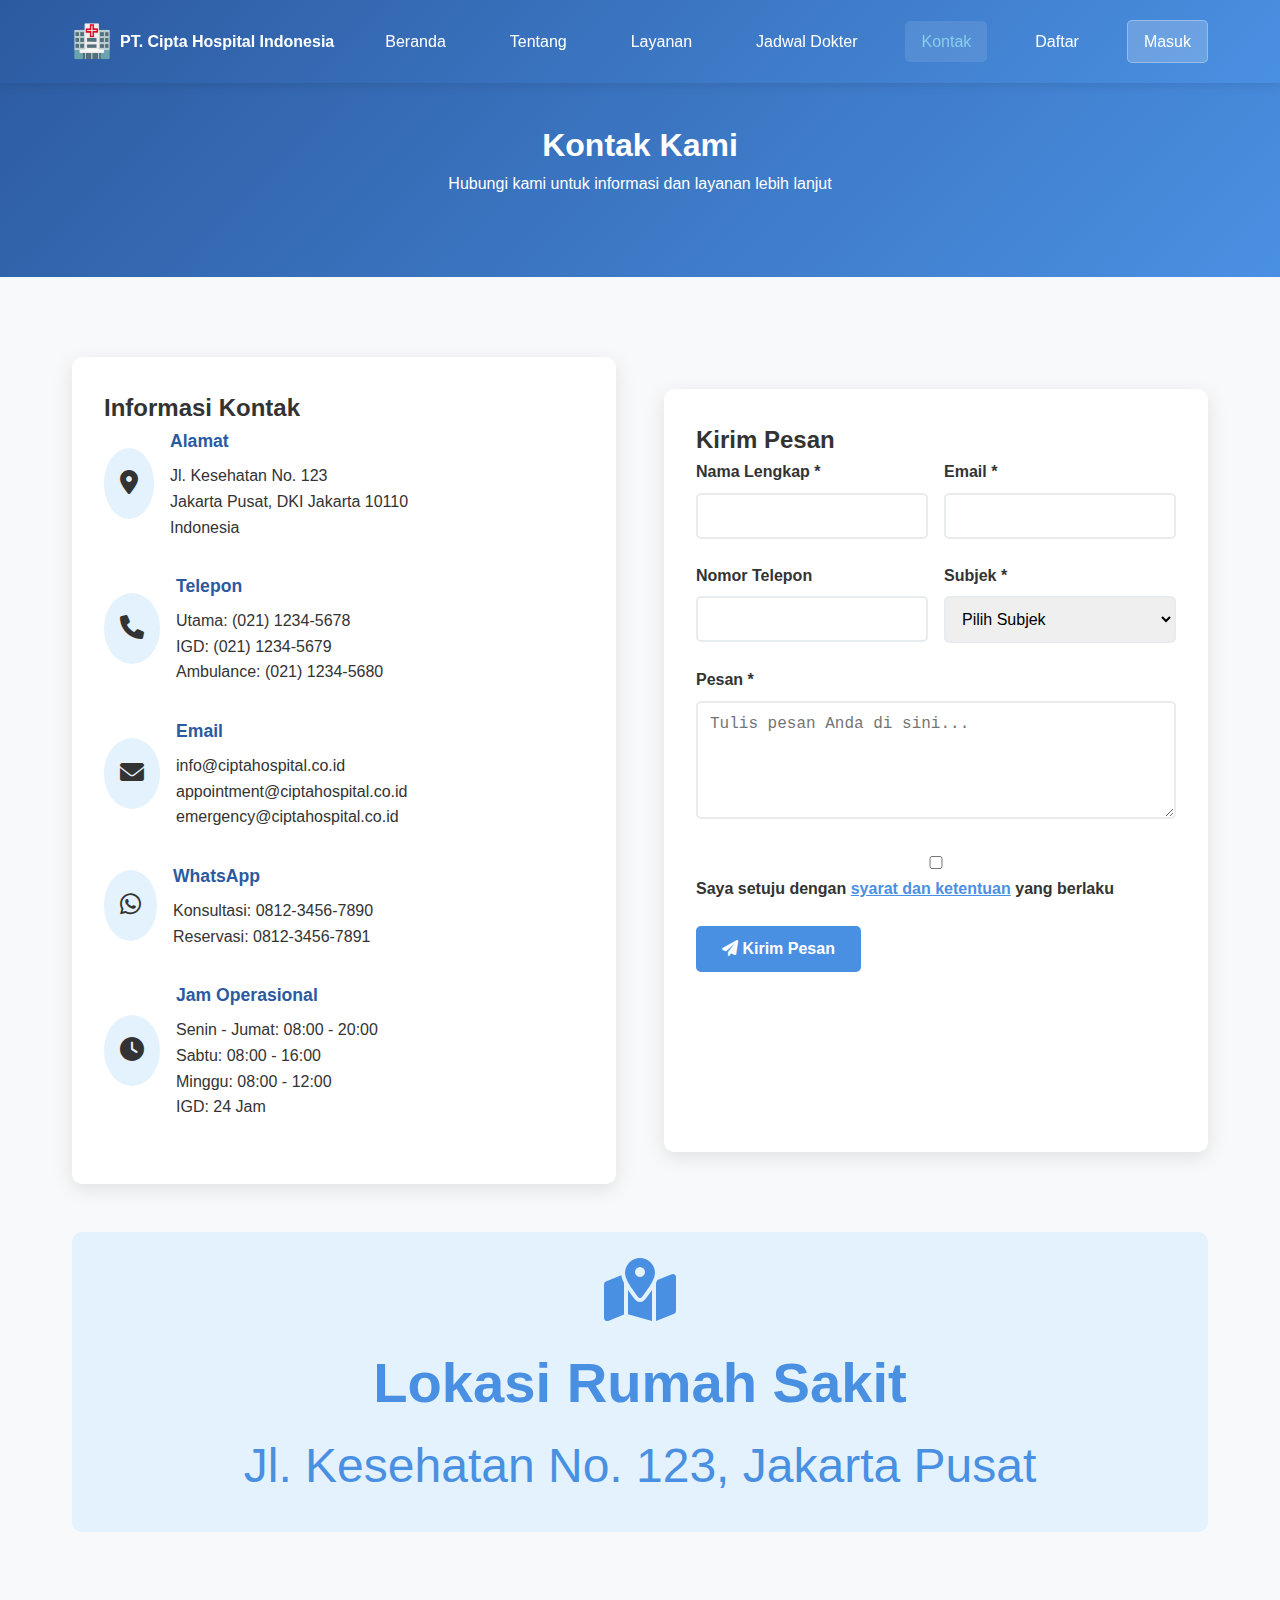
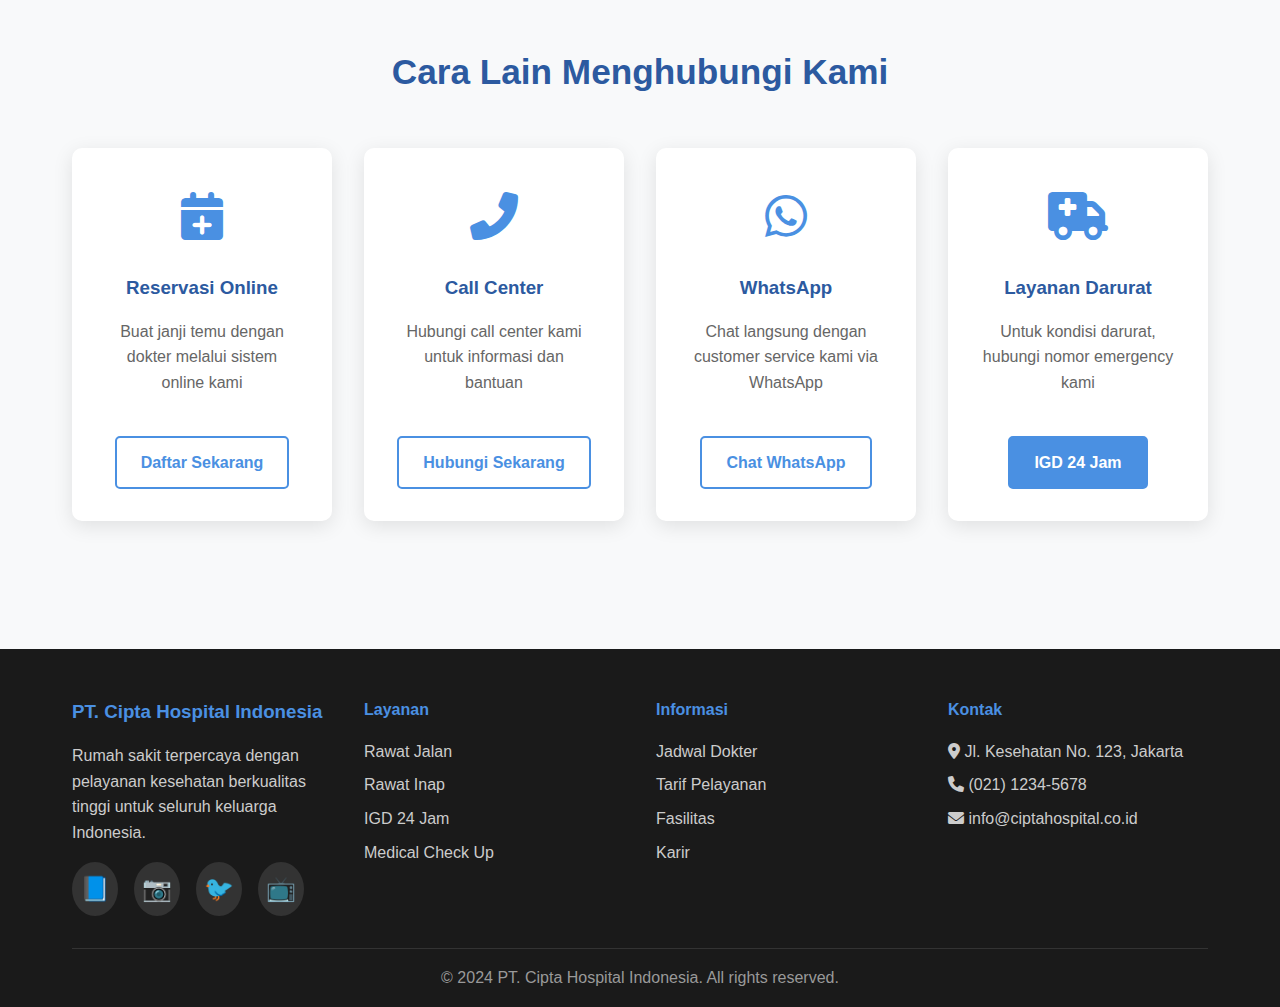
<file: contact.html>
<!DOCTYPE html>
<html lang="id">
<head>
  <meta charset="UTF-8" />
  <meta name="viewport" content="width=device-width, initial-scale=1.0" />
  <title>Kontak Kami - PT. Cipta Hospital Indonesia</title>
  <link rel="stylesheet" href="style.css" />
  <link rel="stylesheet" href="https://cdnjs.cloudflare.com/ajax/libs/font-awesome/6.0.0/css/all.min.css">
</head>
<body>
  <!-- Header -->
  <header>
    <nav class="container">
      <div class="logo">
        <span class="logo-icon">🏥</span>
        PT. Cipta Hospital Indonesia
      </div>
      <ul class="nav-links">
        <li><a href="index.html">Beranda</a></li>
        <li><a href="about.html">Tentang</a></li>
        <li><a href="services.html">Layanan</a></li>
        <li><a href="schedule.html">Jadwal Dokter</a></li>
        <li><a href="contact.html" class="active">Kontak</a></li>
        <li><a href="register.html">Daftar</a></li>
        <li><a href="login.html" class="login-btn">Masuk</a></li>
      </ul>
      <div class="mobile-menu">
        <span></span>
        <span></span>
        <span></span>
      </div>
    </nav>
    <div class="mobile-nav-overlay" id="mobileNav">
      <ul class="mobile-nav-links">
        <li><a href="index.html">Beranda</a></li>
        <li><a href="about.html">Tentang</a></li>
        <li><a href="services.html">Layanan</a></li>
        <li><a href="schedule.html">Jadwal Dokter</a></li>
        <li><a href="contact.html">Kontak</a></li>
        <li><a href="register.html">Daftar</a></li>
        <li><a href="login.html">Masuk</a></li>
      </ul>
    </div>
  </header>

  <!-- Hero Section -->
  <section class="contact-hero">
    <div class="container">
      <h1>Kontak Kami</h1>
      <p>Hubungi kami untuk informasi dan layanan lebih lanjut</p>
    </div>
  </section>

  <!-- Contact Content -->
  <main class="contact-content">
    <div class="container">
      <div class="contact-grid">
        <!-- Contact Information -->
        <div class="contact-info">
          <h2>Informasi Kontak</h2>
          <div class="contact-item">
            <div class="contact-icon">
              <i class="fas fa-map-marker-alt"></i>
            </div>
            <div>
              <strong>Alamat</strong>
              <p>Jl. Kesehatan No. 123<br>Jakarta Pusat, DKI Jakarta 10110<br>Indonesia</p>
            </div>
          </div>
          
          <div class="contact-item">
            <div class="contact-icon">
              <i class="fas fa-phone"></i>
            </div>
            <div>
              <strong>Telepon</strong>
              <p>Utama: (021) 1234-5678<br>IGD: (021) 1234-5679<br>Ambulance: (021) 1234-5680</p>
            </div>
          </div>
          
          <div class="contact-item">
            <div class="contact-icon">
              <i class="fas fa-envelope"></i>
            </div>
            <div>
              <strong>Email</strong>
              <p>info@ciptahospital.co.id<br>appointment@ciptahospital.co.id<br>emergency@ciptahospital.co.id</p>
            </div>
          </div>
          
          <div class="contact-item">
            <div class="contact-icon">
              <i class="fab fa-whatsapp"></i>
            </div>
            <div>
              <strong>WhatsApp</strong>
              <p>Konsultasi: 0812-3456-7890<br>Reservasi: 0812-3456-7891</p>
            </div>
          </div>
          
          <div class="contact-item">
            <div class="contact-icon">
              <i class="fas fa-clock"></i>
            </div>
            <div>
              <strong>Jam Operasional</strong>
              <p>Senin - Jumat: 08:00 - 20:00<br>Sabtu: 08:00 - 16:00<br>Minggu: 08:00 - 12:00<br>IGD: 24 Jam</p>
            </div>
          </div>
        </div>

        <!-- Contact Form -->
        <form id="contactForm" class="form-container">
          <h2>Kirim Pesan</h2>
          <div id="alertContainer"></div>
          
          <div class="form-row">
            <div class="form-group">
              <label for="contactNama">Nama Lengkap *</label>
              <input type="text" id="contactNama" name="nama" required>
            </div>
            <div class="form-group">
              <label for="contactEmail">Email *</label>
              <input type="email" id="contactEmail" name="email" required>
            </div>
          </div>
          
          <div class="form-row">
            <div class="form-group">
              <label for="contactPhone">Nomor Telepon</label>
              <input type="tel" id="contactPhone" name="phone">
            </div>
            <div class="form-group">
              <label for="contactSubject">Subjek *</label>
              <select id="contactSubject" name="subject" required>
                <option value="">Pilih Subjek</option>
                <option value="informasi">Informasi Umum</option>
                <option value="appointment">Janji Temu</option>
                <option value="complaint">Keluhan/Saran</option>
                <option value="emergency">Darurat</option>
                <option value="other">Lainnya</option>
              </select>
            </div>
          </div>
          
          <div class="form-group">
            <label for="contactMessage">Pesan *</label>
            <textarea id="contactMessage" name="message" rows="5" required placeholder="Tulis pesan Anda di sini..."></textarea>
          </div>
          
          <div class="form-group">
            <label>
              <input type="checkbox" id="agreeTerms" required>
              Saya setuju dengan <a href="#" style="color: #4a90e2;">syarat dan ketentuan</a> yang berlaku
            </label>
          </div>
          
          <button type="submit" class="btn btn-primary">
            <i class="fas fa-paper-plane"></i> Kirim Pesan
          </button>
        </form>
      </div>

      <!-- Map Container -->
      <div class="map-container">
        <div style="text-align: center; color: #4a90e2;">
          <i class="fas fa-map-marked-alt" style="font-size: 4rem; margin-bottom: 1rem;"></i>
          <h3>Lokasi Rumah Sakit</h3>
          <p>Jl. Kesehatan No. 123, Jakarta Pusat</p>
        </div>
      </div>

      <!-- Additional Contact Options -->
      <div class="contact-options">
        <h2>Cara Lain Menghubungi Kami</h2>
        <div class="options-grid">
          <div class="option-card">
            <div class="option-icon">
              <i class="fas fa-calendar-plus"></i>
            </div>
            <h3>Reservasi Online</h3>
            <p>Buat janji temu dengan dokter melalui sistem online kami</p>
            <a href="register.html" class="btn btn-outline">Daftar Sekarang</a>
          </div>
          
          <div class="option-card">
            <div class="option-icon">
              <i class="fas fa-phone-alt"></i>
            </div>
            <h3>Call Center</h3>
            <p>Hubungi call center kami untuk informasi dan bantuan</p>
            <a href="tel:02112345678" class="btn btn-outline">Hubungi Sekarang</a>
          </div>
          
          <div class="option-card">
            <div class="option-icon">
              <i class="fab fa-whatsapp"></i>
            </div>
            <h3>WhatsApp</h3>
            <p>Chat langsung dengan customer service kami via WhatsApp</p>
            <a href="https://wa.me/6281234567890" class="btn btn-outline" target="_blank">Chat WhatsApp</a>
          </div>
          
          <div class="option-card">
            <div class="option-icon">
              <i class="fas fa-ambulance"></i>
            </div>
            <h3>Layanan Darurat</h3>
            <p>Untuk kondisi darurat, hubungi nomor emergency kami</p>
            <a href="tel:02112345679" class="btn btn-primary">IGD 24 Jam</a>
          </div>
        </div>
      </div>
    </div>
  </main>

  <!-- Footer -->
  <footer>
    <div class="container">
      <div class="footer-content">
        <div class="footer-section">
            <h3>PT. Cipta Hospital Indonesia</h3>
            <p>Rumah sakit terpercaya dengan pelayanan kesehatan berkualitas tinggi untuk seluruh keluarga Indonesia.</p>
            <div class="social-links">
                <a href="#" title="Facebook">📘</a>
                <a href="https://www.instagram.com/radthdn?igsh=bDRremtodGpmZHE0" title="Instagram" target="_blank">📷</a>
                <a href="https://x.com/radthdn?t=3OPp5-OAbGDeT8H0NsWuDw&s=09" title="Twitter" target="_blank">🐦</a>
                <a href="#" title="YouTube">📺</a>
            </div>
        </div>
        <div class="footer-section">
          <h4>Layanan</h4>
          <ul>
            <li><a href="#">Rawat Jalan</a></li>
            <li><a href="#">Rawat Inap</a></li>
            <li><a href="#">IGD 24 Jam</a></li>
            <li><a href="#">Medical Check Up</a></li>
          </ul>
        </div>
        <div class="footer-section">
          <h4>Informasi</h4>
          <ul>
            <li><a href="#">Jadwal Dokter</a></li>
            <li><a href="#">Tarif Pelayanan</a></li>
            <li><a href="#">Fasilitas</a></li>
            <li><a href="#">Karir</a></li>
          </ul>
        </div>
        <div class="footer-section">
          <h4>Kontak</h4>
          <p><i class="fas fa-map-marker-alt"></i> Jl. Kesehatan No. 123, Jakarta</p>
          <p><i class="fas fa-phone"></i> (021) 1234-5678</p>
          <p><i class="fas fa-envelope"></i> info@ciptahospital.co.id</p>
        </div>
      </div>
      <div class="footer-bottom">
        <p>&copy; 2024 PT. Cipta Hospital Indonesia. All rights reserved.</p>
      </div>
    </div>
  </footer>

  <script>
    // Mobile menu toggle
    function toggleMobileMenu() {
      const mobileNav = document.getElementById('mobileNav');
      mobileNav.style.display = mobileNav.style.display === 'block' ? 'none' : 'block';
    }

    // Contact form submission
    document.getElementById('contactForm').addEventListener('submit', function(e) {
      e.preventDefault();
      
      const formData = new FormData(this);
      const alertContainer = document.getElementById('alertContainer');
      
      // Simulate form submission
      const submitButton = this.querySelector('button[type="submit"]');
      const originalText = submitButton.innerHTML;
      
      submitButton.innerHTML = '<i class="fas fa-spinner fa-spin"></i> Mengirim...';
      submitButton.disabled = true;
      
      // Simulate API call
      setTimeout(() => {
        alertContainer.innerHTML = `
          <div class="alert alert-success">
            <i class="fas fa-check-circle"></i>
            Pesan Anda berhasil dikirim! Kami akan merespons dalam 24 jam.
          </div>
        `;
        
        // Reset form
        this.reset();
        
        // Reset button
        submitButton.innerHTML = originalText;
        submitButton.disabled = false;
        
        // Scroll to alert
        alertContainer.scrollIntoView({ behavior: 'smooth' });
        
        // Auto hide alert after 5 seconds
        setTimeout(() => {
          alertContainer.innerHTML = '';
        }, 5000);
        
      }, 2000);
    });

    // Form validation enhancement
    document.addEventListener('DOMContentLoaded', function() {
      const form = document.getElementById('contactForm');
      const inputs = form.querySelectorAll('input, select, textarea');
      
      inputs.forEach(input => {
        input.addEventListener('blur', function() {
          validateField(this);
        });
        
        input.addEventListener('input', function() {
          if (this.classList.contains('error')) {
            validateField(this);
          }
        });
      });
      
      function validateField(field) {
        const value = field.value.trim();
        const isRequired = field.hasAttribute('required');
        
        // Remove existing error styling
        field.classList.remove('error');
        const existingError = field.parentNode.querySelector('.error-message');
        if (existingError) {
          existingError.remove();
        }
        
        // Validate required fields
        if (isRequired && !value) {
          showFieldError(field, 'Field ini wajib diisi');
          return false;
        }
        
        // Validate email
        if (field.type === 'email' && value) {
          const emailRegex = /^[^\s@]+@[^\s@]+\.[^\s@]+$/;
          if (!emailRegex.test(value)) {
            showFieldError(field, 'Format email tidak valid');
            return false;
          }
        }
        
        // Validate phone
        if (field.type === 'tel' && value) {
          const phoneRegex = /^[\d\-\+\(\)\s]+$/;
          if (!phoneRegex.test(value)) {
            showFieldError(field, 'Format nomor telepon tidak valid');
            return false;
          }
        }
        
        return true;
      }
      
      function showFieldError(field, message) {
        field.classList.add('error');
        const errorDiv = document.createElement('div');
        errorDiv.className = 'error-message';
        errorDiv.style.color = '#dc3545';
        errorDiv.style.fontSize = '0.875rem';
        errorDiv.style.marginTop = '0.25rem';
        errorDiv.textContent = message;
        field.parentNode.appendChild(errorDiv);
      }
    });
  </script>

  <style>
    /* Additional styles for contact page */
    .contact-options {
      margin-top: 4rem;
      padding: 3rem 0;
      background-color: #f8f9fa;
      border-radius: 10px;
    }

    .contact-options h2 {
      text-align: center;
      color: #2c5aa0;
      margin-bottom: 3rem;
      font-size: 2.2rem;
    }

    .options-grid {
      display: grid;
      grid-template-columns: repeat(auto-fit, minmax(250px, 1fr));
      gap: 2rem;
    }

    .option-card {
      background: white;
      padding: 2rem;
      border-radius: 10px;
      text-align: center;
      box-shadow: 0 5px 20px rgba(0,0,0,0.1);
      transition: all 0.3s ease;
    }

    .option-card:hover {
      transform: translateY(-5px);
      box-shadow: 0 10px 30px rgba(0,0,0,0.15);
    }

    .option-icon {
      font-size: 3rem;
      color: #4a90e2;
      margin-bottom: 1rem;
    }

    .option-card h3 {
      color: #2c5aa0;
      margin-bottom: 1rem;
    }

    .option-card p {
      color: #666;
      margin-bottom: 1.5rem;
      line-height: 1.6;
    }

    .option-card .btn {
      margin-top: 1rem;
    }

    .form-group input.error,
    .form-group select.error,
    .form-group textarea.error {
      border-color: #dc3545;
    }

    .alert {
      padding: 1rem;
      border-radius: 5px;
      margin-bottom: 1.5rem;
      border-left: 4px solid;
    }

    .alert-success {
      background-color: #d4edda;
      color: #155724;
      border-color: #28a745;
    }

    .alert-error {
      background-color: #f8d7da;
      color: #721c24;
      border-color: #dc3545;
    }

    .contact-item {
      margin-bottom: 2rem;
    }

    .contact-item strong {
      color: #2c5aa0;
      font-size: 1.1rem;
      display: block;
      margin-bottom: 0.5rem;
    }

    @media (max-width: 768px) {
      .options-grid {
        grid-template-columns: 1fr;
      }
      
      .contact-options {
        margin-top: 2rem;
        padding: 2rem 1rem;
      }
    }
  </style>
</body>
</html>
</file>
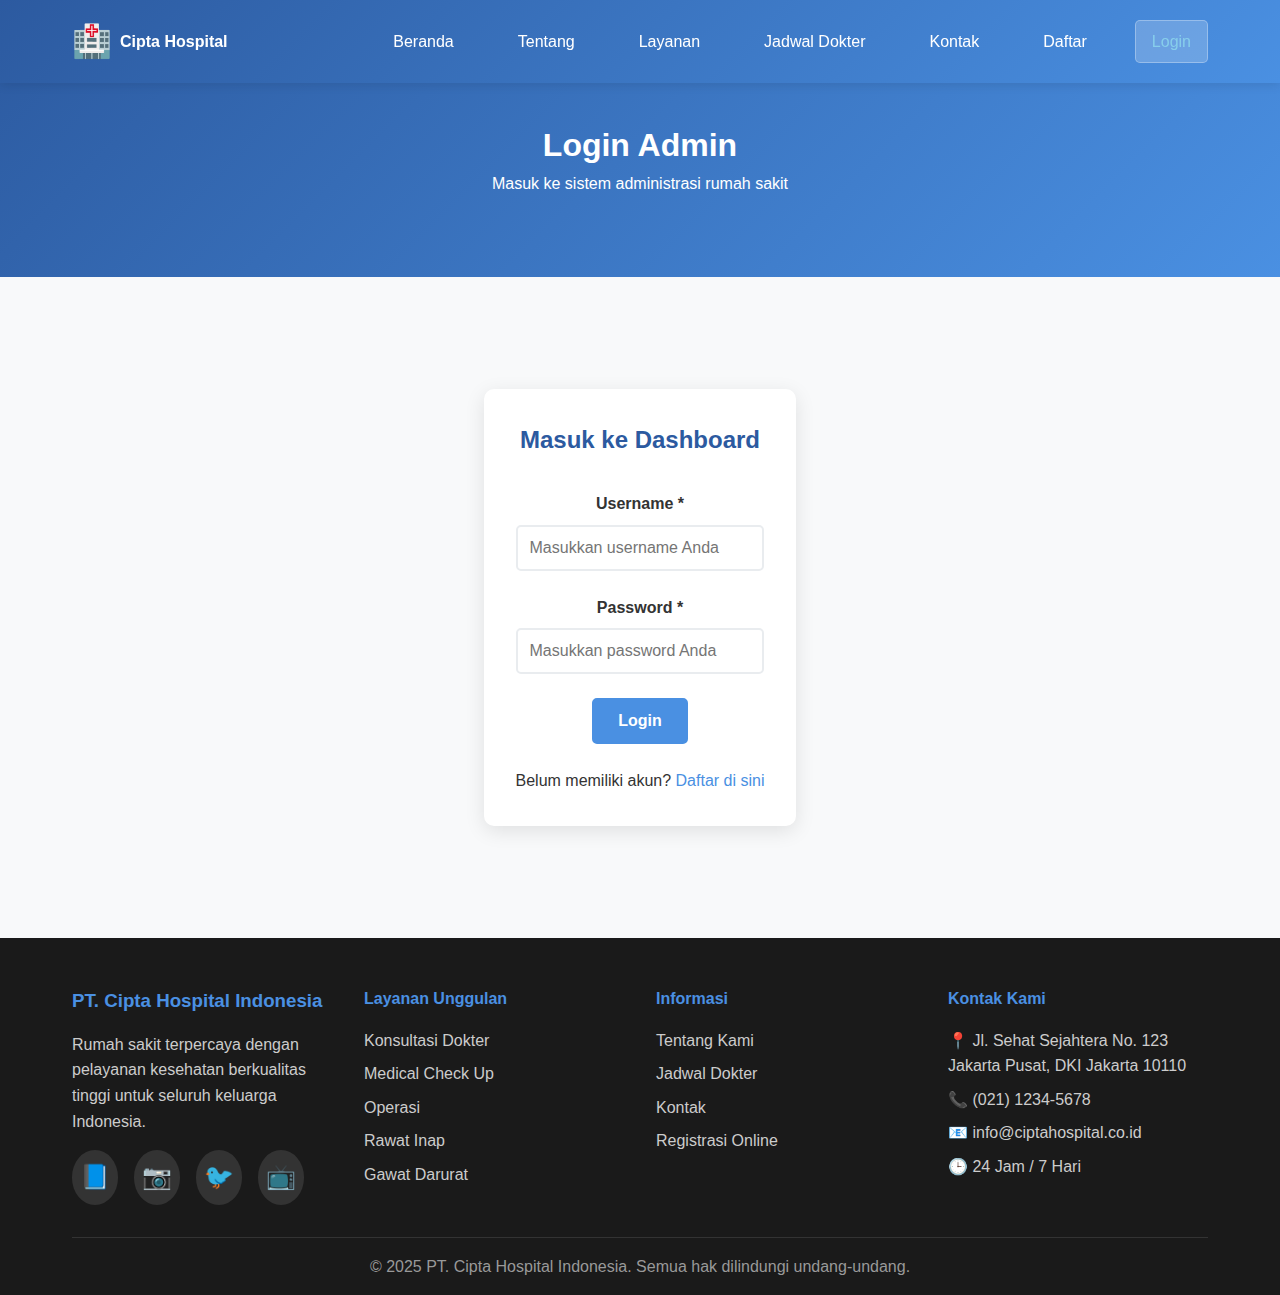
<file: login.html>
<!DOCTYPE html>
<html lang="id">
<head>
    <meta charset="UTF-8">
    <meta name="viewport" content="width=device-width, initial-scale=1.0">
    <title>Login Admin - PT. Cipta Hospital Indonesia</title>
    <link rel="stylesheet" href="style.css">
</head>
<body>
    <!-- Header Navigation -->
    <header>
        <nav class="container">
            <div class="logo">
                <span class="logo-icon">🏥</span>
                <span>Cipta Hospital</span>
            </div>
            <ul class="nav-links">
                <li><a href="index.html">Beranda</a></li>
                <li><a href="about.html">Tentang</a></li>
                <li><a href="services.html">Layanan</a></li>
                <li><a href="schedule.html">Jadwal Dokter</a></li>
                <li><a href="contact.html">Kontak</a></li>
                <li><a href="register.html">Daftar</a></li>
                <li><a href="login.html" class="login-btn active">Login</a></li>
            </ul>
            
            <!-- Mobile Menu Button -->
            <div class="mobile-menu">
                <span></span>
                <span></span>
                <span></span>
            </div>
        </nav>
        
        <!-- Mobile Navigation Overlay -->
        <div class="mobile-nav-overlay" id="mobileNavOverlay">
            <ul class="mobile-nav-links">
                <li><a href="index.html" onclick="toggleMobileMenu()">Beranda</a></li>
                <li><a href="about.html" onclick="toggleMobileMenu()">Tentang</a></li>
                <li><a href="services.html" onclick="toggleMobileMenu()">Layanan</a></li>
                <li><a href="schedule.html" onclick="toggleMobileMenu()">Jadwal Dokter</a></li>
                <li><a href="contact.html" onclick="toggleMobileMenu()">Kontak</a></li>
                <li><a href="register.html" onclick="toggleMobileMenu()">Daftar</a></li>
                <li><a href="login.html" onclick="toggleMobileMenu()">Login</a></li>
            </ul>
        </div>
    </header>

    <!-- Hero Section -->
    <section class="login-hero">
        <div class="container">
            <h1>Login Admin</h1>
            <p>Masuk ke sistem administrasi rumah sakit</p>
        </div>
    </section>

    <!-- Main Login Content -->
    <main class="login-content">
        <div class="container">
            <div class="login-form">
                <div class="form-container">
                    <h2>Masuk ke Dashboard</h2>
                    
                    <!-- Alert placeholder for messages -->
                    <div id="loginAlert" class="alert" style="display: none;"></div>
                    
                    <form id="loginForm">
                        <div class="form-group">
                            <label for="username">Username *</label>
                            <input type="text" id="username" name="username" required placeholder="Masukkan username Anda">
                        </div>
                        
                        <div class="form-group">
                            <label for="password">Password *</label>
                            <input type="password" id="password" name="password" required placeholder="Masukkan password Anda">
                        </div>
                        
                        <div class="form-group">
                            <button type="submit" class="btn btn-primary" id="loginBtn">
                                <span id="loginBtnText">Login</span>
                                <span id="loginLoader" class="loading" style="display: none;"></span>
                            </button>
                        </div>
                        
                        <div style="text-align: center; margin-top: 1rem;">
                            <p>Belum memiliki akun? <a href="register.html" style="color: #4a90e2; text-decoration: none;">Daftar di sini</a></p>
                        </div>
                    </form>
                </div>
            </div>
        </div>
    </main>

    <!-- Footer -->
    <footer>
        <div class="container">
            <div class="footer-content">
                <div class="footer-section">
                    <h3>PT. Cipta Hospital Indonesia</h3>
                    <p>Rumah sakit terpercaya dengan pelayanan kesehatan berkualitas tinggi untuk seluruh keluarga Indonesia.</p>
                    <div class="social-links">
                        <a href="#" title="Facebook">📘</a>
                        <a href="https://www.instagram.com/radthdn?igsh=bDRremtodGpmZHE0" title="Instagram" target="_blank">📷</a>
                        <a href="https://x.com/radthdn?t=3OPp5-OAbGDeT8H0NsWuDw&s=09" title="Twitter" target="_blank">🐦</a>
                        <a href="#" title="YouTube">📺</a>
                    </div>
                </div>
                
                <div class="footer-section">
                    <h4>Layanan Unggulan</h4>
                    <ul>
                        <li><a href="services.html">Konsultasi Dokter</a></li>
                        <li><a href="services.html">Medical Check Up</a></li>
                        <li><a href="services.html">Operasi</a></li>
                        <li><a href="services.html">Rawat Inap</a></li>
                        <li><a href="services.html">Gawat Darurat</a></li>
                    </ul>
                </div>
                
                <div class="footer-section">
                    <h4>Informasi</h4>
                    <ul>
                        <li><a href="about.html">Tentang Kami</a></li>
                        <li><a href="schedule.html">Jadwal Dokter</a></li>
                        <li><a href="contact.html">Kontak</a></li>
                        <li><a href="register.html">Registrasi Online</a></li>
                    </ul>
                </div>
                
                <div class="footer-section">
                    <h4>Kontak Kami</h4>
                    <p>📍 Jl. Sehat Sejahtera No. 123<br>Jakarta Pusat, DKI Jakarta 10110</p>
                    <p>📞 (021) 1234-5678</p>
                    <p>📧 info@ciptahospital.co.id</p>
                    <p>🕒 24 Jam / 7 Hari</p>
                </div>
            </div>
            
            <div class="footer-bottom">
                <p>&copy; 2025 PT. Cipta Hospital Indonesia. Semua hak dilindungi undang-undang.</p>
            </div>
        </div>
    </footer>

    <script src="script.js"></script>
</body>
</html>
</file>
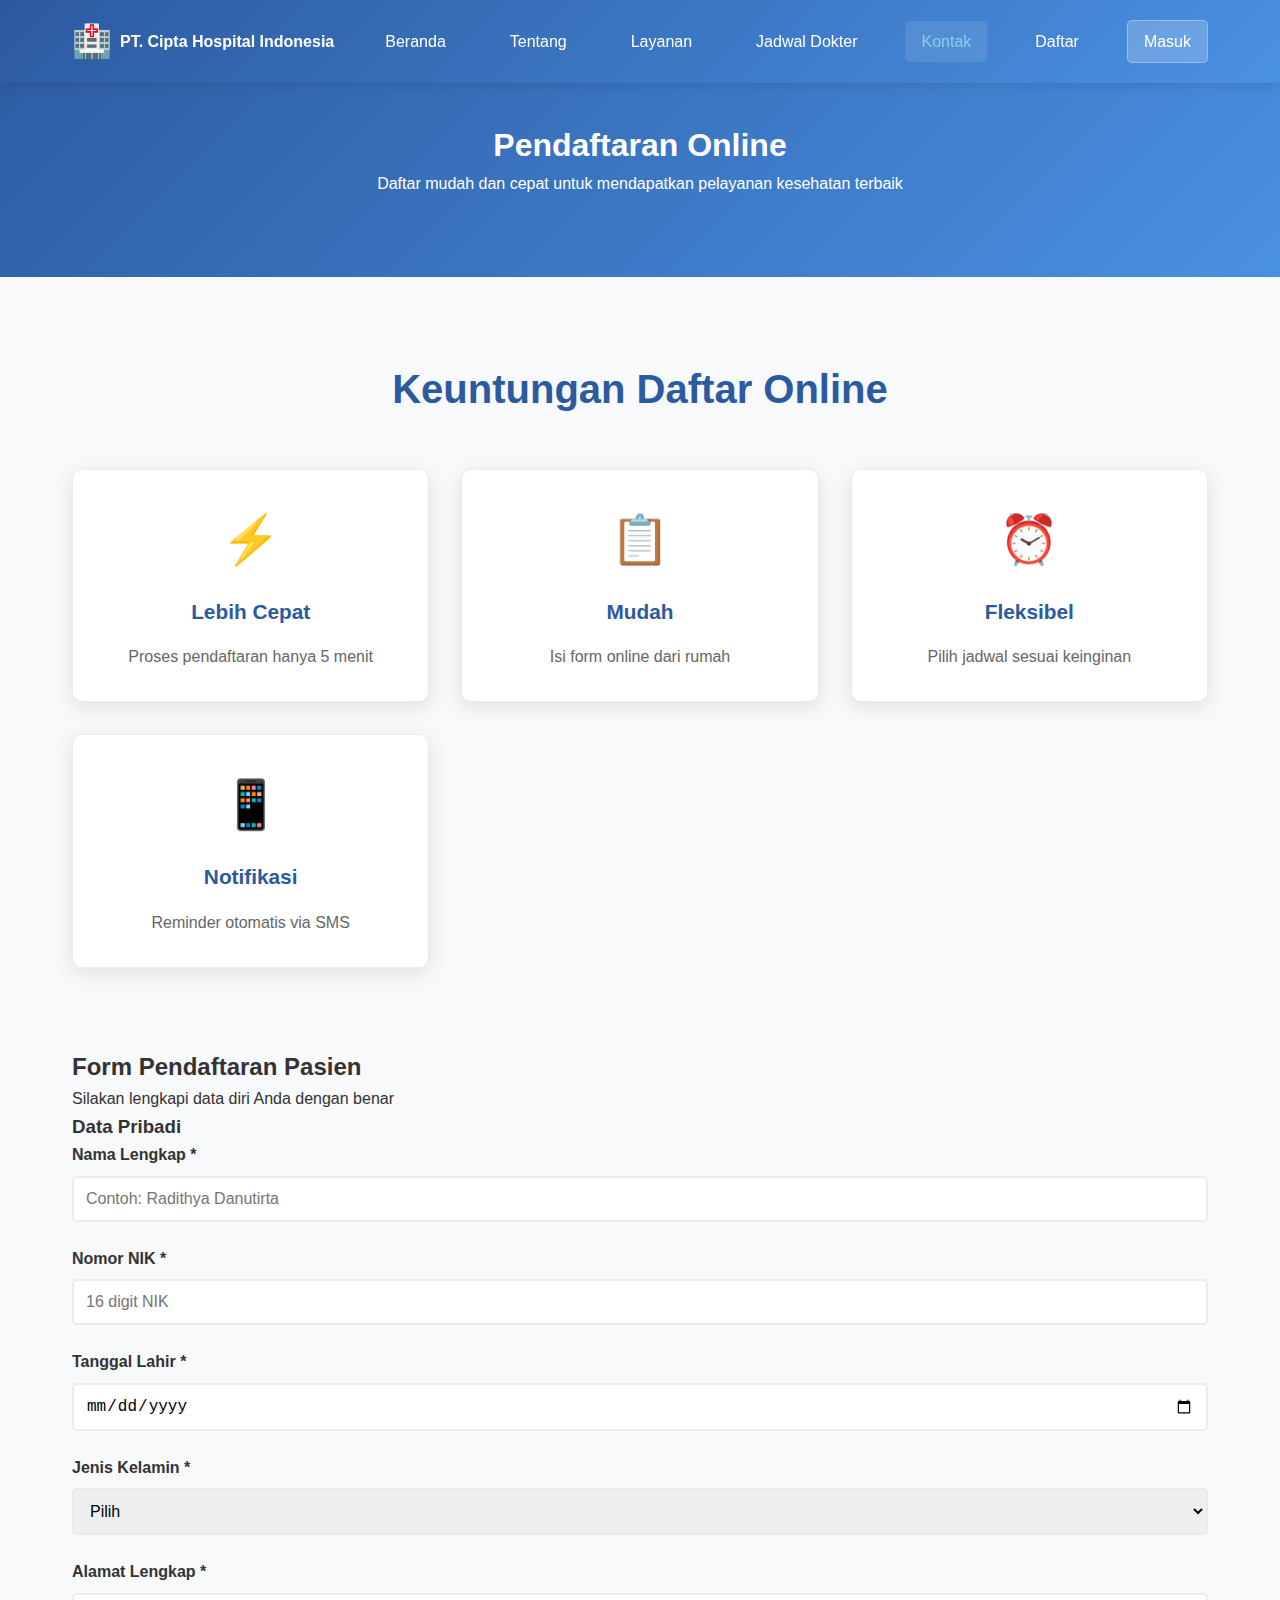
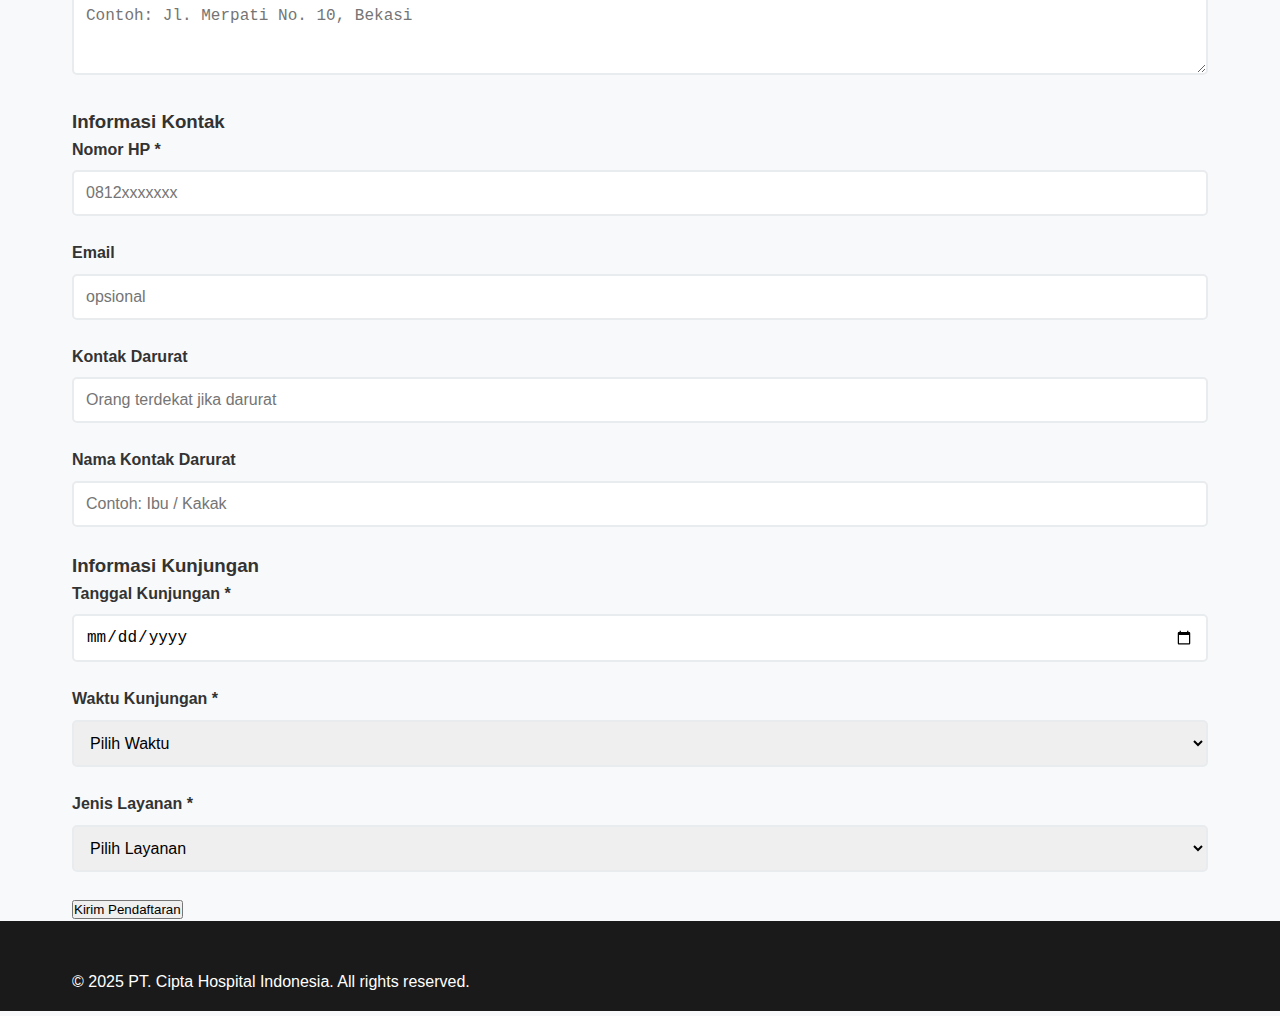
<file: register.html>
<!DOCTYPE html>
<html lang="id">
<head>
  <meta charset="UTF-8" />
  <meta name="viewport" content="width=device-width, initial-scale=1.0" />
  <title>Pendaftaran Online - PT. Cipta Hospital Indonesia</title>
  <link rel="stylesheet" href="style.css" />
</head>
<body>
  <!-- ================= HEADER ================= -->
  <header>
     <nav class="container">
      <div class="logo">
        <span class="logo-icon">🏥</span>
        PT. Cipta Hospital Indonesia
      </div>
      <ul class="nav-links">
        <li><a href="index.html">Beranda</a></li>
        <li><a href="about.html">Tentang</a></li>
        <li><a href="services.html">Layanan</a></li>
        <li><a href="schedule.html">Jadwal Dokter</a></li>
        <li><a href="contact.html" class="active">Kontak</a></li>
        <li><a href="register.html">Daftar</a></li>
        <li><a href="login.html" class="login-btn">Masuk</a></li>
      </ul>
      <div class="mobile-menu">
        <span></span>
        <span></span>
        <span></span>
      </div>
    </nav>
  </header>

  <!-- =============== HERO SECTION =============== -->
  <section class="register-hero">
    <div class="container">
      <h1>Pendaftaran Online</h1>
      <p>Daftar mudah dan cepat untuk mendapatkan pelayanan kesehatan terbaik</p>
    </div>
  </section>

  <!-- ============ BENEFITS SECTION ============ -->
  <section class="register-benefits">
  <div class="container">
    <h2>Keuntungan Daftar Online</h2>
    <div class="services-grid">
      <div class="service-card">
        <div class="service-icon">⚡</div>
        <h3>Lebih Cepat</h3>
        <p>Proses pendaftaran hanya 5 menit</p>
      </div>
      <div class="service-card">
        <div class="service-icon">📋</div>
        <h3>Mudah</h3>
        <p>Isi form online dari rumah</p>
      </div>
      <div class="service-card">
        <div class="service-icon">⏰</div>
        <h3>Fleksibel</h3>
        <p>Pilih jadwal sesuai keinginan</p>
      </div>
      <div class="service-card">
        <div class="service-icon">📱</div>
        <h3>Notifikasi</h3>
        <p>Reminder otomatis via SMS</p>
      </div>
    </div>
  </div>
</section>


  <!-- ============ FORM PENDAFTARAN ============ -->
  <main class="register-content">
    <div class="container">
      <section class="register-form-section">
        <div class="form-header">
          <h2>Form Pendaftaran Pasien</h2>
          <p>Silakan lengkapi data diri Anda dengan benar</p>
        </div>

        <form id="registrationForm" class="registration-form">
          <!-- Data Pribadi -->
          <div class="form-section">
            <h3>Data Pribadi</h3>
            <div class="form-grid">
              <!-- Nama -->
              <div class="form-group">
                <label for="fullName">Nama Lengkap *</label>
                <input type="text" id="fullName" name="fullName" required placeholder="Contoh: Radithya Danutirta" />
              </div>

              <!-- NIK -->
              <div class="form-group">
                <label for="nik">Nomor NIK *</label>
                <input type="text" id="nik" name="nik" maxlength="16" required placeholder="16 digit NIK" />
              </div>

              <!-- Tanggal Lahir -->
              <div class="form-group">
                <label for="birthDate">Tanggal Lahir *</label>
                <input type="date" id="birthDate" name="birthDate" required />
              </div>

              <!-- Jenis Kelamin -->
              <div class="form-group">
                <label for="gender">Jenis Kelamin *</label>
                <select id="gender" name="gender" required>
                  <option value="">Pilih</option>
                  <option value="male">Laki-laki</option>
                  <option value="female">Perempuan</option>
                </select>
              </div>

              <!-- Alamat -->
              <div class="form-group full-width">
                <label for="address">Alamat Lengkap *</label>
                <textarea id="address" name="address" rows="3" required placeholder="Contoh: Jl. Merpati No. 10, Bekasi"></textarea>
              </div>
            </div>
          </div>

          <!-- Informasi Kontak -->
          <div class="form-section">
            <h3>Informasi Kontak</h3>
            <div class="form-grid">
              <div class="form-group">
                <label for="phoneNumber">Nomor HP *</label>
                <input type="tel" id="phoneNumber" name="phoneNumber" required placeholder="0812xxxxxxx" />
              </div>

              <div class="form-group">
                <label for="email">Email</label>
                <input type="email" id="email" name="email" placeholder="opsional" />
              </div>

              <div class="form-group">
                <label for="emergencyContact">Kontak Darurat</label>
                <input type="tel" id="emergencyContact" name="emergencyContact" placeholder="Orang terdekat jika darurat" />
              </div>

              <div class="form-group">
                <label for="emergencyName">Nama Kontak Darurat</label>
                <input type="text" id="emergencyName" name="emergencyName" placeholder="Contoh: Ibu / Kakak" />
              </div>
            </div>
          </div>

          <!-- Informasi Kunjungan -->
          <div class="form-section">
            <h3>Informasi Kunjungan</h3>
            <div class="form-grid">
              <div class="form-group">
                <label for="visitDate">Tanggal Kunjungan *</label>
                <input type="date" id="visitDate" name="visitDate" required />
              </div>

              <div class="form-group">
                <label for="visitTime">Waktu Kunjungan *</label>
                <select id="visitTime" name="visitTime" required>
                  <option value="">Pilih Waktu</option>
                  <option value="08:00">08:00 - 09:00</option>
                  <option value="09:00">09:00 - 10:00</option>
                  <option value="10:00">10:00 - 11:00</option>
                  <option value="11:00">11:00 - 12:00</option>
                  <option value="13:00">13:00 - 14:00</option>
                  <option value="14:00">14:00 - 15:00</option>
                  <option value="15:00">15:00 - 16:00</option>
                  <option value="16:00">16:00 - 17:00</option>
                </select>
              </div>

              <div class="form-group">
                <label for="serviceType">Jenis Layanan *</label>
                <select id="serviceType" name="serviceType" required>
                  <option value="">Pilih Layanan</option>
                  <option value="umum">Pelayanan Umum</option>
                  <option value="jantung">Spesialis Jantung</option>
                  <option value="anak">Spesialis Anak</option>
                  <option value="kandungan">Obstetri & Ginekologi</option>
                  <option value="ortopedi">Ortopedi</option>
                  <option value="dalam">Penyakit Dalam</option>
                  <option value="mata">Spesialis Mata</option>
                  <option value="tht">Spesialis THT</option>
                  <option value="kulit">Spesialis Kulit</option>
                  <option value="bedah">Bedah Umum</option>
                </select>
              </div>
            </div>
          </div>

          <!-- Submit -->
          <div class="form-actions">
            <button type="submit" class="submit-btn">Kirim Pendaftaran</button>
          </div>
        </form>
      </section>
    </div>
  </main>

  <!-- ================= FOOTER ================= -->
  <footer>
    <div class="container">
      <p>&copy; 2025 PT. Cipta Hospital Indonesia. All rights reserved.</p>
    </div>
  </footer>
</body>
</html>
</file>
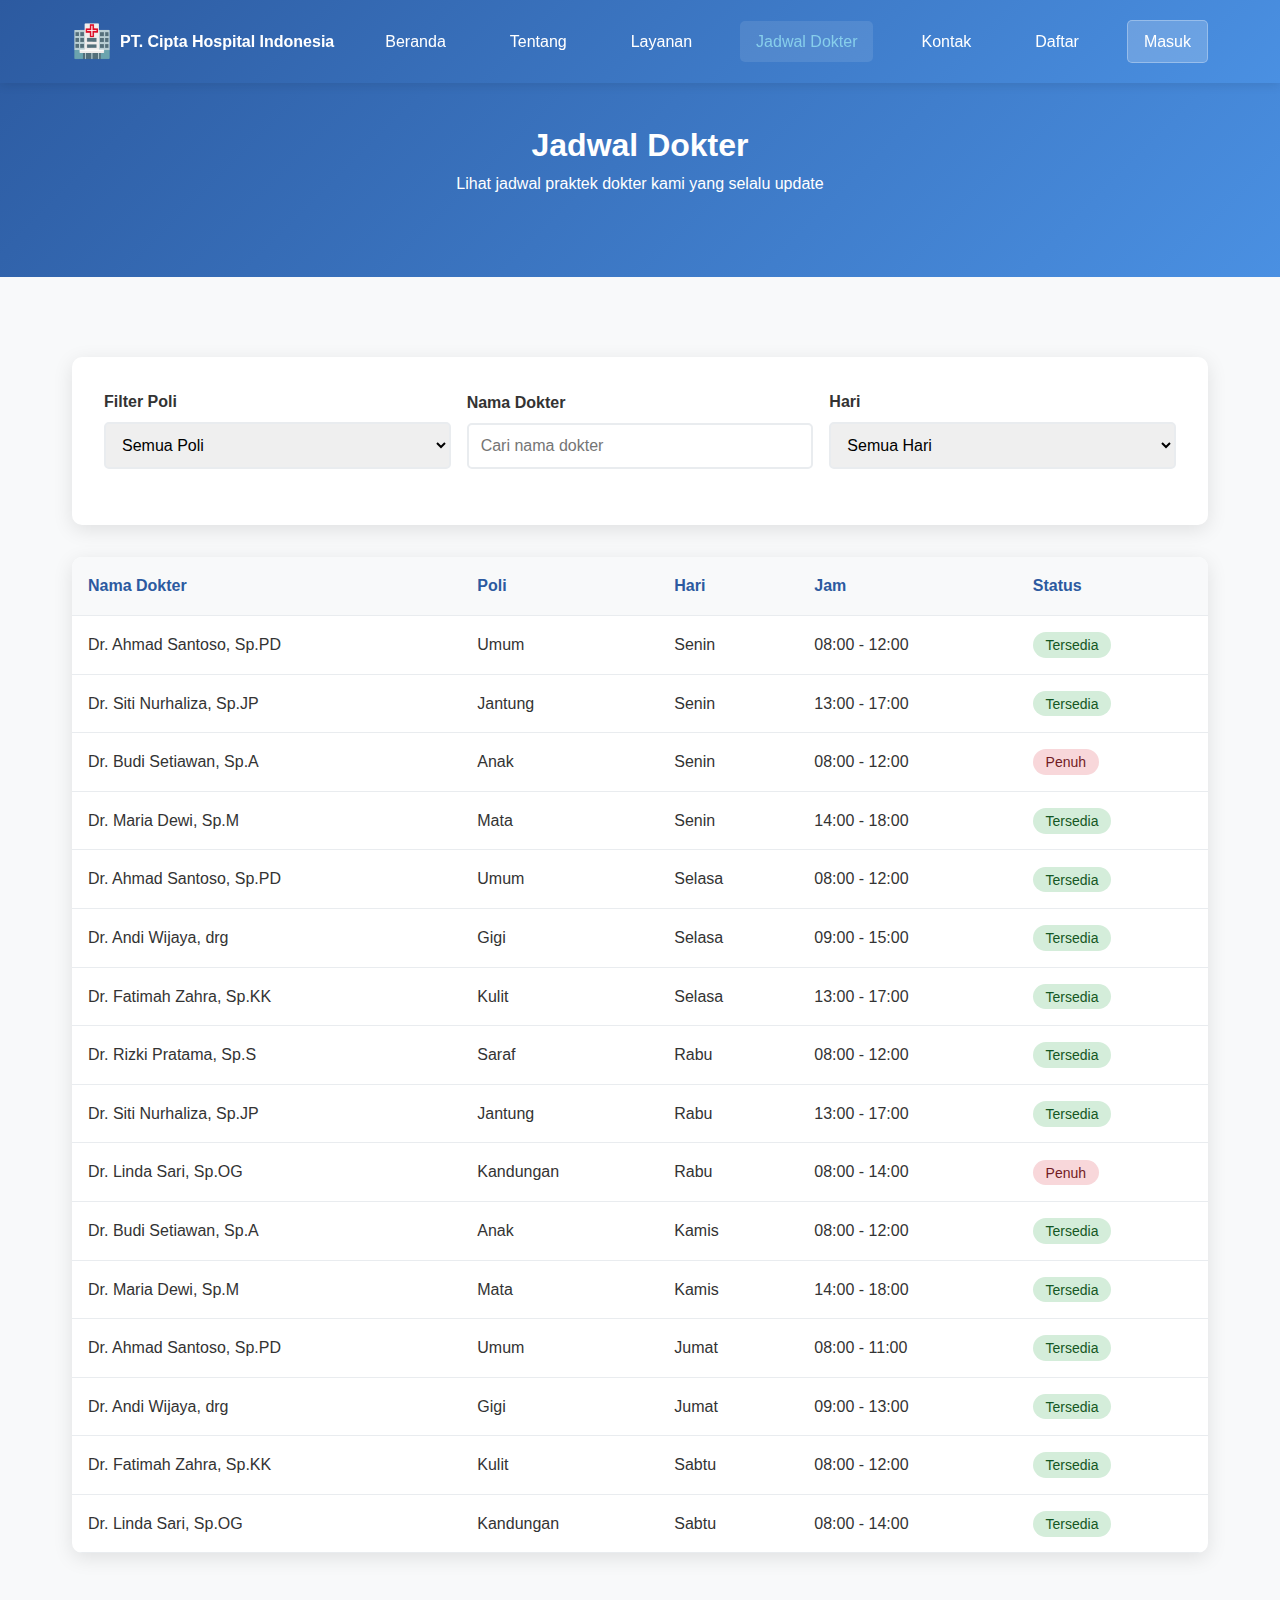
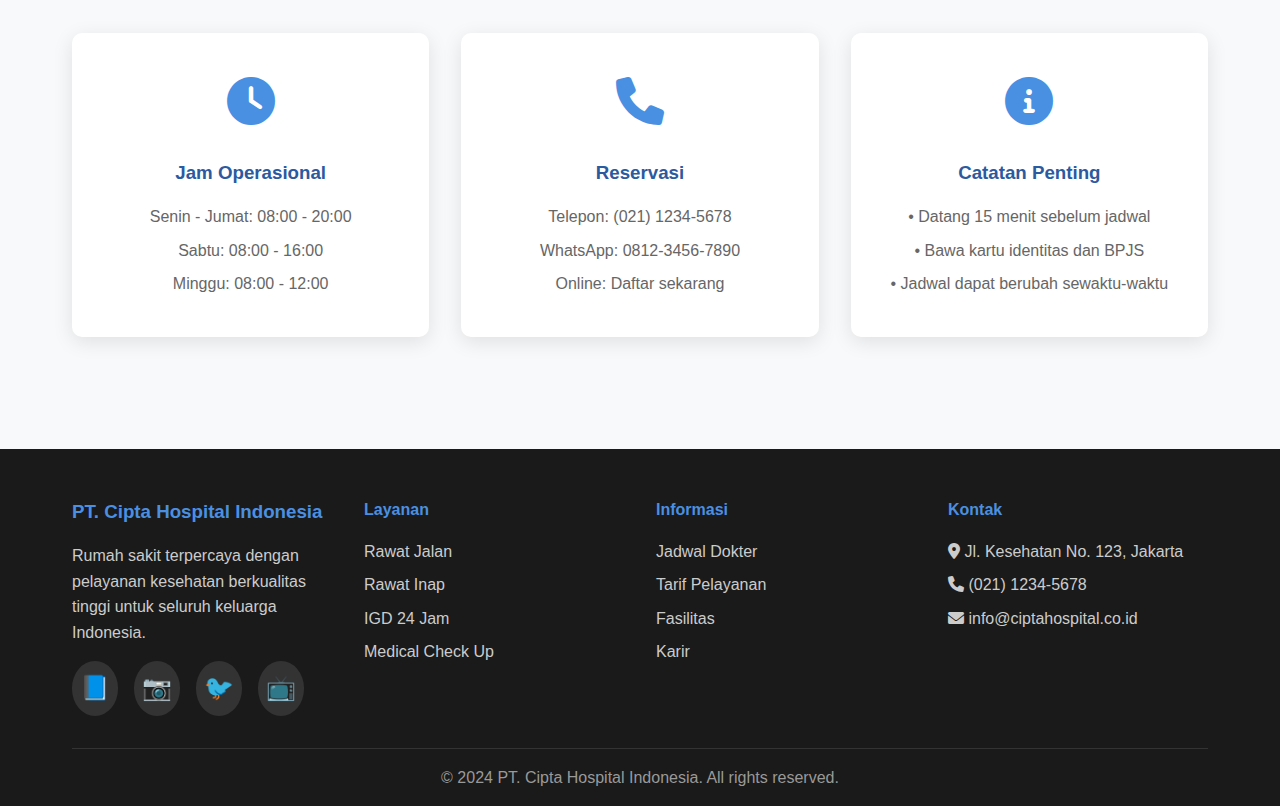
<file: schedule.html>
<!DOCTYPE html>
<html lang="id">
<head>
  <meta charset="UTF-8" />
  <meta name="viewport" content="width=device-width, initial-scale=1.0">
  <title>Jadwal Dokter - PT. Cipta Hospital Indonesia</title>
  <link rel="stylesheet" href="style.css">
  <link rel="stylesheet" href="https://cdnjs.cloudflare.com/ajax/libs/font-awesome/6.0.0/css/all.min.css">
</head>
<body>
  <!-- Header -->
  <header>
    <nav class="container">
      <div class="logo">
        <span class="logo-icon">🏥</span>
        PT. Cipta Hospital Indonesia
      </div>
      <ul class="nav-links">
        <li><a href="index.html">Beranda</a></li>
        <li><a href="about.html">Tentang</a></li>
        <li><a href="services.html">Layanan</a></li>
        <li><a href="schedule.html" class="active">Jadwal Dokter</a></li>
        <li><a href="contact.html">Kontak</a></li>
        <li><a href="register.html">Daftar</a></li>
        <li><a href="login.html" class="login-btn">Masuk</a></li>
      </ul>
      <div class="mobile-menu">
        <span></span>
        <span></span>
        <span></span>
      </div>
    </nav>
    <div class="mobile-nav-overlay" id="mobileNav">
      <ul class="mobile-nav-links">
        <li><a href="index.html">Beranda</a></li>
        <li><a href="about.html">Tentang</a></li>
        <li><a href="services.html">Layanan</a></li>
        <li><a href="schedule.html">Jadwal Dokter</a></li>
        <li><a href="contact.html">Kontak</a></li>
        <li><a href="register.html">Daftar</a></li>
        <li><a href="login.html">Masuk</a></li>
      </ul>
    </div>
  </header>

  <!-- Hero -->
  <section class="schedule-hero">
    <div class="container">
      <h1>Jadwal Dokter</h1>
      <p>Lihat jadwal praktek dokter kami yang selalu update</p>
    </div>
  </section>

  <main class="schedule-content">
    <div class="container">
      <!-- Filter -->
      <div class="filter-container">
        <div class="filter-row">
          <div class="form-group">
            <label for="poliFilter">Filter Poli</label>
            <select id="poliFilter">
              <option value="">Semua Poli</option>
              <option value="umum">Umum</option>
              <option value="jantung">Jantung</option>
              <option value="anak">Anak</option>
              <option value="mata">Mata</option>
              <option value="gigi">Gigi</option>
              <option value="kulit">Kulit</option>
              <option value="saraf">Saraf</option>
              <option value="kandungan">Kandungan</option>
            </select>
          </div>
          <div class="form-group">
            <label for="dokterFilter">Nama Dokter</label>
            <input type="text" id="dokterFilter" placeholder="Cari nama dokter">
          </div>
          <div class="form-group">
            <label for="hariFilter">Hari</label>
            <select id="hariFilter">
              <option value="">Semua Hari</option>
              <option value="senin">Senin</option>
              <option value="selasa">Selasa</option>
              <option value="rabu">Rabu</option>
              <option value="kamis">Kamis</option>
              <option value="jumat">Jumat</option>
              <option value="sabtu">Sabtu</option>
              <option value="minggu">Minggu</option>
            </select>
          </div>
        </div>
      </div>

<!-- Table -->
      <div class="table-container">
        <table id="scheduleTable">
          <thead>
            <tr>
              <th>Nama Dokter</th>
              <th>Poli</th>
              <th>Hari</th>
              <th>Jam</th>
              <th>Status</th>
            </tr>
          </thead>
          <tbody id="scheduleTableBody">
            <tr>
              <td>Dr. Ahmad Santoso, Sp.PD</td>
              <td>Umum</td>
              <td>Senin</td>
              <td>08:00 - 12:00</td>
              <td><span class="status-available">Tersedia</span></td>
            </tr>
            <tr>
              <td>Dr. Siti Nurhaliza, Sp.JP</td>
              <td>Jantung</td>
              <td>Senin</td>
              <td>13:00 - 17:00</td>
              <td><span class="status-available">Tersedia</span></td>
            </tr>
            <tr>
              <td>Dr. Bambang Wijaya, Sp.A</td>
              <td>Anak</td>
              <td>Senin</td>
              <td>08:00 - 12:00</td>
              <td><span class="status-busy">Penuh</span></td>
            </tr>
            <tr>
              <td>Dr. Lisa Permata, Sp.An</td>
              <td>Anestesi</td>
              <td>Senin</td>
              <td>14:00 - 18:00</td>
              <td><span class="status-available">Tersedia</span></td>
            </tr>
            <tr>
              <td>Dr. Ahmad Santoso, Sp.PD</td>
              <td>Umum</td>
              <td>Selasa</td>
              <td>08:00 - 12:00</td>
              <td><span class="status-available">Tersedia</span></td>
            </tr>
            <tr>
              <td>Dr. Rudi Hartono, Sp.OT</td>
              <td>Ortopedi</td>
              <td>Selasa</td>
              <td>09:00 - 15:00</td>
              <td><span class="status-available">Tersedia</span></td>
            </tr>
            <tr>
              <td>Dr. Lisa Permata, Sp.An</td>
              <td>Anestesi</td>
              <td>Selasa</td>
              <td>13:00 - 17:00</td>
              <td><span class="status-available">Tersedia</span></td>
            </tr>
            <tr>
              <td>Dr. Ahmad Santoso, Sp.PD</td>
              <td>Umum</td>
              <td>Rabu</td>
              <td>08:00 - 12:00</td>
              <td><span class="status-available">Tersedia</span></td>
            </tr>
            <tr>
              <td>Dr. Siti Nurhaliza, Sp.JP</td>
              <td>Jantung</td>
              <td>Rabu</td>
              <td>13:00 - 17:00</td>
              <td><span class="status-available">Tersedia</span></td>
            </tr>
            <tr>
              <td>Dr. Maya Indira, Sp.OG</td>
              <td>Kandungan</td>
              <td>Rabu</td>
              <td>08:00 - 14:00</td>
              <td><span class="status-busy">Penuh</span></td>
            </tr>
            <tr>
              <td>Dr. Bambang Wijaya, Sp.A</td>
              <td>Anak</td>
              <td>Kamis</td>
              <td>08:00 - 12:00</td>
              <td><span class="status-available">Tersedia</span></td>
            </tr>
            <tr>
              <td>Dr. Lisa Permata, Sp.An</td>
              <td>Anestesi</td>
              <td>Kamis</td>
              <td>14:00 - 18:00</td>
              <td><span class="status-available">Tersedia</span></td>
            </tr>
            <tr>
              <td>Dr. Ahmad Santoso, Sp.PD</td>
              <td>Umum</td>
              <td>Jumat</td>
              <td>08:00 - 11:00</td>
              <td><span class="status-available">Tersedia</span></td>
            </tr>
            <tr>
              <td>Dr. Rudi Hartono, Sp.OT</td>
              <td>Ortopedi</td>
              <td>Jumat</td>
              <td>09:00 - 13:00</td>
              <td><span class="status-available">Tersedia</span></td>
            </tr>
            <tr>
              <td>Dr. Lisa Permata, Sp.An</td>
              <td>Anestesi</td>
              <td>Sabtu</td>
              <td>08:00 - 12:00</td>
              <td><span class="status-available">Tersedia</span></td>
            </tr>
            <tr>
              <td>Dr. Maya Indira, Sp.OG</td>
              <td>Kandungan</td>
              <td>Sabtu</td>
              <td>08:00 - 14:00</td>
              <td><span class="status-available">Tersedia</span></td>
            </tr>
          </tbody>
        </table>
      </div>

      <!-- Info Section -->
      <div class="schedule-info">
        <div class="info-grid">
          <div class="info-card">
            <div class="info-icon">
              <i class="fas fa-clock"></i>
            </div>
            <h3>Jam Operasional</h3>
            <p>Senin - Jumat: 08:00 - 20:00</p>
            <p>Sabtu: 08:00 - 16:00</p>
            <p>Minggu: 08:00 - 12:00</p>
          </div>
          <div class="info-card">
            <div class="info-icon">
              <i class="fas fa-phone"></i>
            </div>
            <h3>Reservasi</h3>
            <p>Telepon: (021) 1234-5678</p>
            <p>WhatsApp: 0812-3456-7890</p>
            <p>Online: Daftar sekarang</p>
          </div>
          <div class="info-card">
            <div class="info-icon">
              <i class="fas fa-info-circle"></i>
            </div>
            <h3>Catatan Penting</h3>
            <p>• Datang 15 menit sebelum jadwal</p>
            <p>• Bawa kartu identitas dan BPJS</p>
            <p>• Jadwal dapat berubah sewaktu-waktu</p>
          </div>
        </div>
      </div>
    </div>
  </main>

  <!-- Footer -->
  <footer>
    <div class="container">
      <div class="footer-content">
        <div class="footer-section">
                    <h3>PT. Cipta Hospital Indonesia</h3>
                    <p>Rumah sakit terpercaya dengan pelayanan kesehatan berkualitas tinggi untuk seluruh keluarga Indonesia.</p>
                    <div class="social-links">
                        <a href="#" title="Facebook">📘</a>
                        <a href="https://www.instagram.com/radthdn?igsh=bDRremtodGpmZHE0" title="Instagram" target="_blank">📷</a>
                        <a href="https://x.com/radthdn?t=3OPp5-OAbGDeT8H0NsWuDw&s=09" title="Twitter" target="_blank">🐦</a>
                        <a href="#" title="YouTube">📺</a>
                    </div>
                </div>
        <div class="footer-section">
          <h4>Layanan</h4>
          <ul>
            <li><a href="#">Rawat Jalan</a></li>
            <li><a href="#">Rawat Inap</a></li>
            <li><a href="#">IGD 24 Jam</a></li>
            <li><a href="#">Medical Check Up</a></li>
          </ul>
        </div>
        <div class="footer-section">
          <h4>Informasi</h4>
          <ul>
            <li><a href="#">Jadwal Dokter</a></li>
            <li><a href="#">Tarif Pelayanan</a></li>
            <li><a href="#">Fasilitas</a></li>
            <li><a href="#">Karir</a></li>
          </ul>
        </div>
        <div class="footer-section">
          <h4>Kontak</h4>
          <p><i class="fas fa-map-marker-alt"></i> Jl. Kesehatan No. 123, Jakarta</p>
          <p><i class="fas fa-phone"></i> (021) 1234-5678</p>
          <p><i class="fas fa-envelope"></i> info@ciptahospital.co.id</p>
        </div>
      </div>
      <div class="footer-bottom">
        <p>&copy; 2024 PT. Cipta Hospital Indonesia. All rights reserved.</p>
      </div>
    </div>
  </footer>

  <script>
    // Data jadwal dokter
    const scheduleData = [
      { name: "Dr. Ahmad Santoso, Sp.PD", poli: "umum", day: "senin", time: "08:00 - 12:00", status: "available" },
      { name: "Dr. Siti Nurhaliza, Sp.JP", poli: "jantung", day: "senin", time: "13:00 - 17:00", status: "available" },
      { name: "Dr. Budi Setiawan, Sp.A", poli: "anak", day: "senin", time: "08:00 - 12:00", status: "busy" },
      { name: "Dr. Maria Dewi, Sp.M", poli: "mata", day: "senin", time: "14:00 - 18:00", status: "available" },
      { name: "Dr. Ahmad Santoso, Sp.PD", poli: "umum", day: "selasa", time: "08:00 - 12:00", status: "available" },
      { name: "Dr. Andi Wijaya, drg", poli: "gigi", day: "selasa", time: "09:00 - 15:00", status: "available" },
      { name: "Dr. Fatimah Zahra, Sp.KK", poli: "kulit", day: "selasa", time: "13:00 - 17:00", status: "available" },
      { name: "Dr. Rizki Pratama, Sp.S", poli: "saraf", day: "rabu", time: "08:00 - 12:00", status: "available" },
      { name: "Dr. Siti Nurhaliza, Sp.JP", poli: "jantung", day: "rabu", time: "13:00 - 17:00", status: "available" },
      { name: "Dr. Linda Sari, Sp.OG", poli: "kandungan", day: "rabu", time: "08:00 - 14:00", status: "busy" },
      { name: "Dr. Budi Setiawan, Sp.A", poli: "anak", day: "kamis", time: "08:00 - 12:00", status: "available" },
      { name: "Dr. Maria Dewi, Sp.M", poli: "mata", day: "kamis", time: "14:00 - 18:00", status: "available" },
      { name: "Dr. Ahmad Santoso, Sp.PD", poli: "umum", day: "jumat", time: "08:00 - 11:00", status: "available" },
      { name: "Dr. Andi Wijaya, drg", poli: "gigi", day: "jumat", time: "09:00 - 13:00", status: "available" },
      { name: "Dr. Fatimah Zahra, Sp.KK", poli: "kulit", day: "sabtu", time: "08:00 - 12:00", status: "available" },
      { name: "Dr. Linda Sari, Sp.OG", poli: "kandungan", day: "sabtu", time: "08:00 - 14:00", status: "available" }
    ];

    // Filter functions
    function filterSchedule() {
      const poliFilter = document.getElementById('poliFilter').value.toLowerCase();
      const dokterFilter = document.getElementById('dokterFilter').value.toLowerCase();
      const hariFilter = document.getElementById('hariFilter').value.toLowerCase();

      const filteredData = scheduleData.filter(schedule => {
        const matchPoli = !poliFilter || schedule.poli === poliFilter;
        const matchDokter = !dokterFilter || schedule.name.toLowerCase().includes(dokterFilter);
        const matchHari = !hariFilter || schedule.day === hariFilter;
        
        return matchPoli && matchDokter && matchHari;
      });

      displaySchedule(filteredData);
    }

    function displaySchedule(data) {
      const tbody = document.getElementById('scheduleTableBody');
      tbody.innerHTML = '';

      if (data.length === 0) {
        tbody.innerHTML = '<tr><td colspan="5" style="text-align: center; color: #666;">Tidak ada jadwal yang ditemukan</td></tr>';
        return;
      }

      data.forEach(schedule => {
        const row = document.createElement('tr');
        const statusClass = schedule.status === 'available' ? 'status-available' : 'status-busy';
        const statusText = schedule.status === 'available' ? 'Tersedia' : 'Penuh';
        
        row.innerHTML = `
          <td>${schedule.name}</td>
          <td>${schedule.poli.charAt(0).toUpperCase() + schedule.poli.slice(1)}</td>
          <td>${schedule.day.charAt(0).toUpperCase() + schedule.day.slice(1)}</td>
          <td>${schedule.time}</td>
          <td><span class="${statusClass}">${statusText}</span></td>
        `;
        tbody.appendChild(row);
      });
    }

    // Mobile menu toggle
    function toggleMobileMenu() {
      const mobileNav = document.getElementById('mobileNav');
      mobileNav.style.display = mobileNav.style.display === 'block' ? 'none' : 'block';
    }

    // Event listeners
    document.addEventListener('DOMContentLoaded', function() {
      document.getElementById('poliFilter').addEventListener('change', filterSchedule);
      document.getElementById('dokterFilter').addEventListener('input', filterSchedule);
      document.getElementById('hariFilter').addEventListener('change', filterSchedule);
      
      // Initial display
      displaySchedule(scheduleData);
    });
  </script>

  <style>
    /* Additional styles for schedule page */
    .status-available {
      background-color: #d4edda;
      color: #155724;
      padding: 0.3rem 0.8rem;
      border-radius: 15px;
      font-size: 0.875rem;
      font-weight: 500;
    }

    .status-busy {
      background-color: #f8d7da;
      color: #721c24;
      padding: 0.3rem 0.8rem;
      border-radius: 15px;
      font-size: 0.875rem;
      font-weight: 500;
    }

    .schedule-info {
      margin-top: 3rem;
      padding: 2rem 0;
    }

    .info-grid {
      display: grid;
      grid-template-columns: repeat(auto-fit, minmax(300px, 1fr));
      gap: 2rem;
    }

    .info-card {
      background: white;
      padding: 2rem;
      border-radius: 10px;
      box-shadow: 0 5px 20px rgba(0,0,0,0.1);
      text-align: center;
      transition: transform 0.3s ease;
    }

    .info-card:hover {
      transform: translateY(-5px);
    }

    .info-icon {
      font-size: 3rem;
      color: #4a90e2;
      margin-bottom: 1rem;
    }

    .info-card h3 {
      color: #2c5aa0;
      margin-bottom: 1rem;
    }

    .info-card p {
      color: #666;
      margin-bottom: 0.5rem;
    }

    @media (max-width: 768px) {
      .info-grid {
        grid-template-columns: 1fr;
      }
      
      .table-container {
        overflow-x: auto;
      }
    }
  </style>
</body>
</html>
</file>
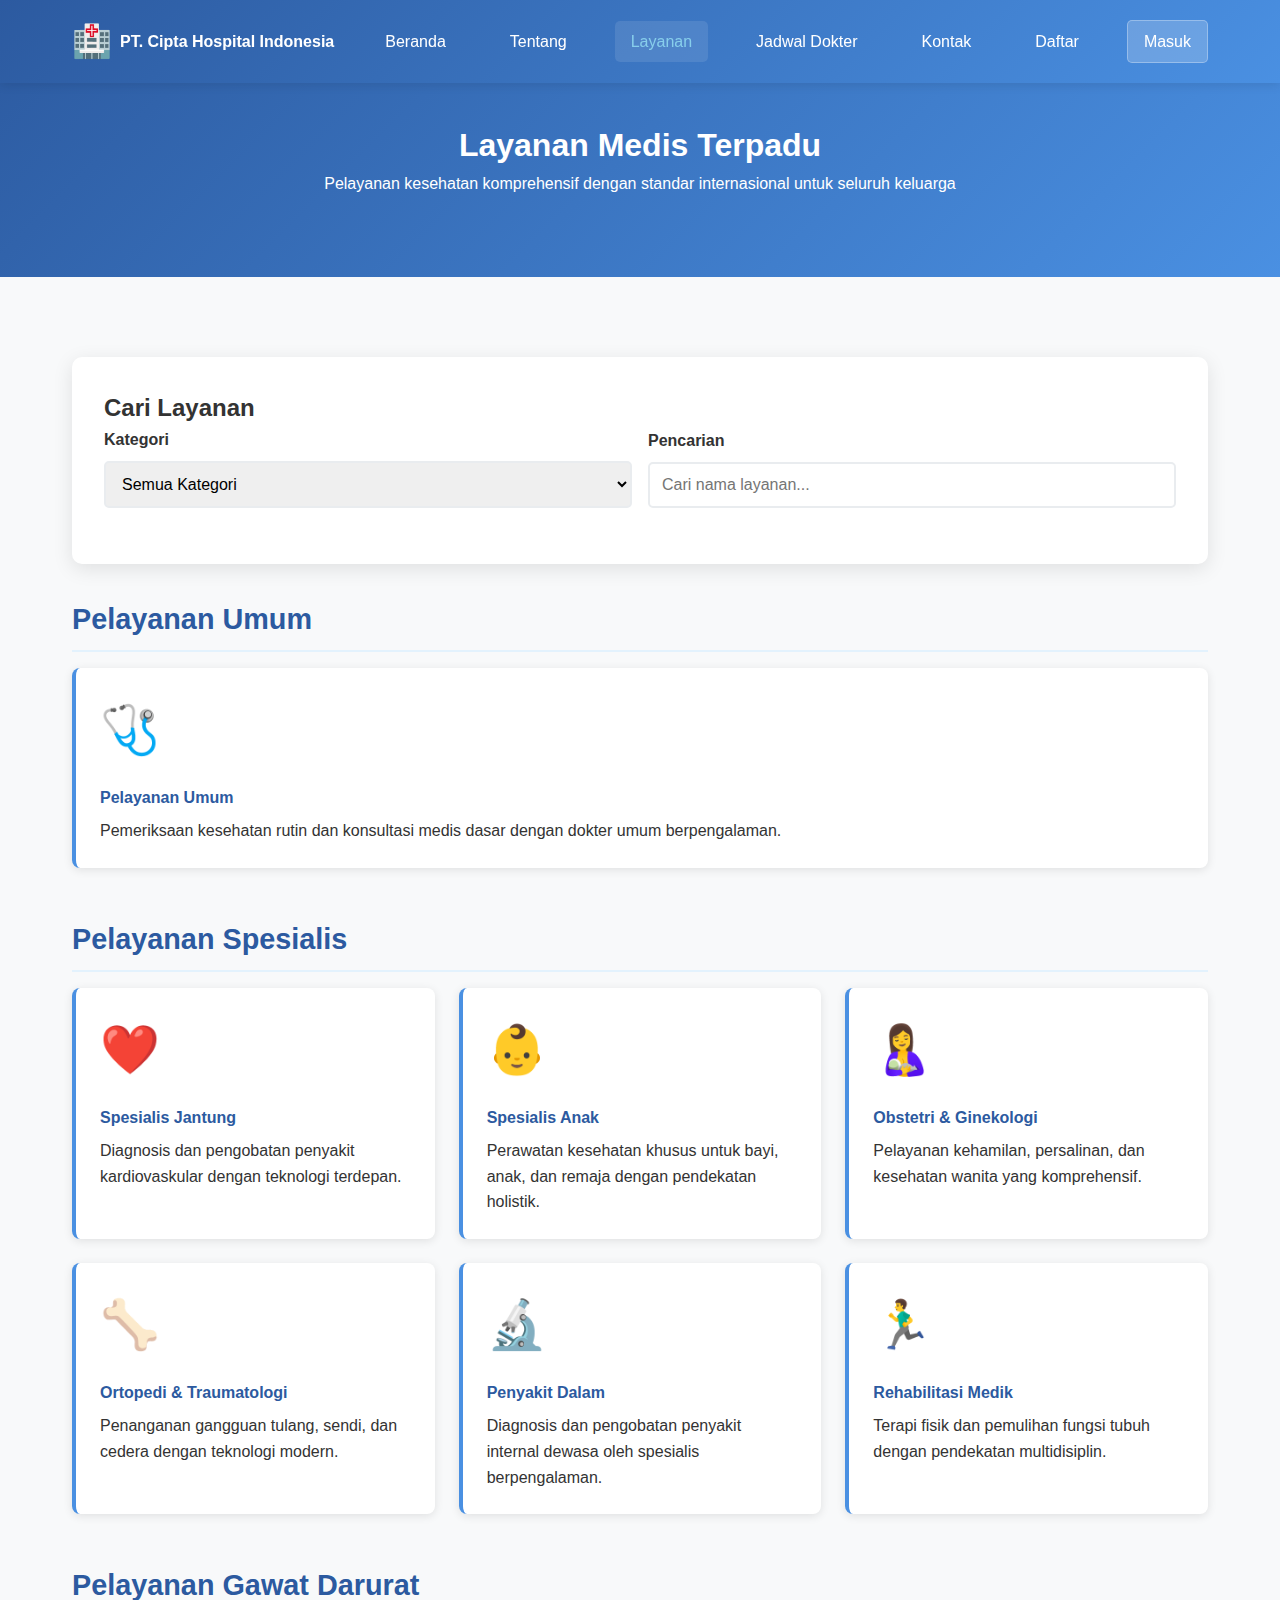
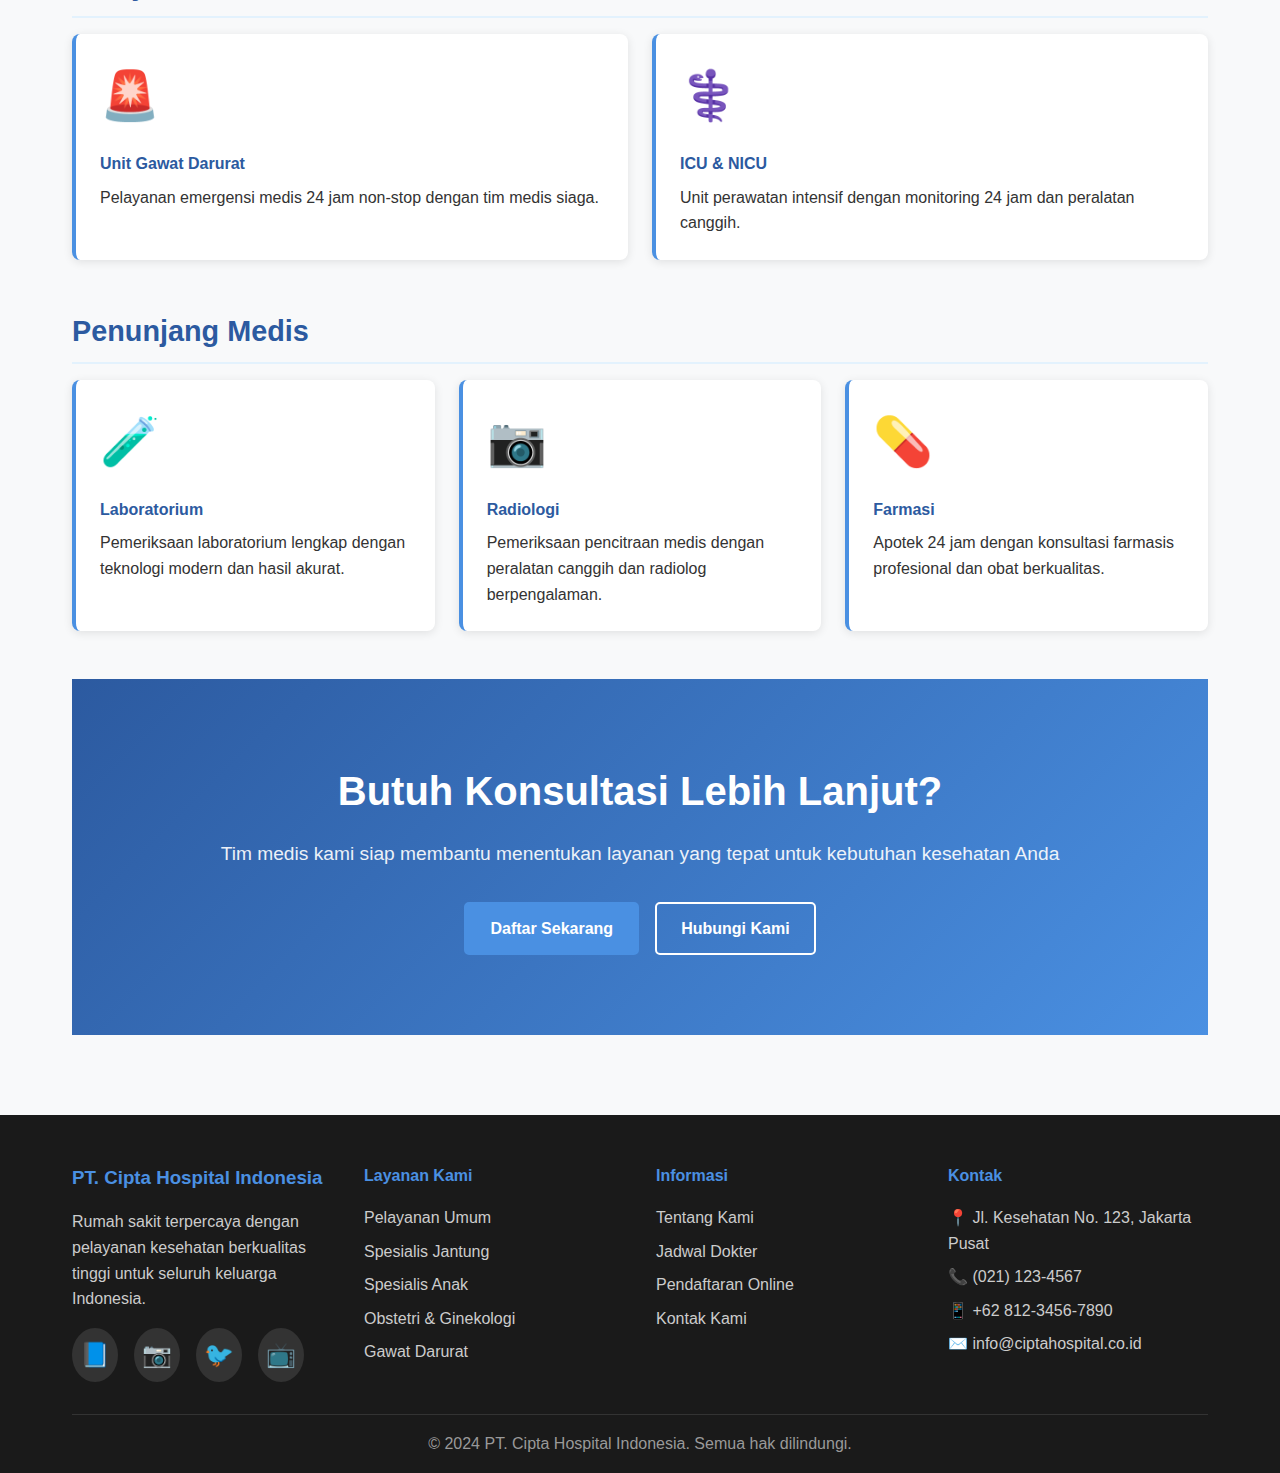
<file: services.html>
<!DOCTYPE html>
<html lang="id">
<head>
    <meta charset="UTF-8">
    <meta name="viewport" content="width=device-width, initial-scale=1.0">
    <title>Layanan - PT. Cipta Hospital Indonesia</title>
    <link rel="stylesheet" href="style.css">
</head>
<body>
    <!-- Header dan Navigation -->
    <header>
        <nav class="container">
            <div class="logo">
                <span class="logo-icon">🏥</span>
                PT. Cipta Hospital Indonesia
            </div>
            <ul class="nav-links">
                <li><a href="index.html">Beranda</a></li>
                <li><a href="about.html">Tentang</a></li>
                <li><a href="services.html" class="active">Layanan</a></li>
                <li><a href="schedule.html">Jadwal Dokter</a></li>
                <li><a href="contact.html">Kontak</a></li>
                <li><a href="register.html">Daftar</a></li>
                <li><a href="login.html" class="login-btn">Masuk</a></li>
            </ul>
            <div class="mobile-menu">
                <span></span>
                <span></span>
                <span></span>
            </div>
        </nav>
    </header>

    <!-- Mobile Navigation Overlay -->
    <div class="mobile-nav-overlay" id="mobileNavOverlay">
        <ul class="mobile-nav-links">
            <li><a href="index.html">Beranda</a></li>
            <li><a href="about.html">Tentang Kami</a></li>
            <li><a href="services.html">Layanan</a></li>
            <li><a href="register.html">Pendaftaran Online</a></li>
            <li><a href="schedule.html">Jadwal Dokter</a></li>
            <li><a href="contact.html">Kontak</a></li>
            <li><a href="login.html">Login Admin</a></li>
        </ul>
    </div>

    <!-- Hero Section -->
    <section class="services-hero">
        <div class="container">
            <h1>Layanan Medis Terpadu</h1>
            <p>Pelayanan kesehatan komprehensif dengan standar internasional untuk seluruh keluarga</p>
        </div>
    </section>

    <!-- Services Content -->
    <main class="services-list">
        <div class="container">
            <!-- Filter Section -->
            <section class="filter-container">
                <h2>Cari Layanan</h2>
                <div class="filter-row">
                    <div class="form-group">
                        <label for="categoryFilter">Kategori</label>
                        <select id="categoryFilter" class="filter-select">
                            <option value="all">Semua Kategori</option>
                            <option value="umum">Pelayanan Umum</option>
                            <option value="spesialis">Spesialis</option>
                            <option value="darurat">Gawat Darurat</option>
                            <option value="penunjang">Penunjang Medis</option>
                        </select>
                    </div>
                    <div class="form-group">
                        <label for="searchService">Pencarian</label>
                        <input type="text" id="searchService" placeholder="Cari nama layanan...">
                    </div>
                </div>
            </section>

            <!-- Pelayanan Umum -->
            <section class="service-category" data-category="umum">
                <h3>Pelayanan Umum</h3>
                <div class="service-items">
                    <div class="service-item" onclick="showServiceDetail('pelayanan-umum')">
                        <div class="service-icon">🩺</div>
                        <h4>Pelayanan Umum</h4>
                        <p>Pemeriksaan kesehatan rutin dan konsultasi medis dasar dengan dokter umum berpengalaman.</p>
                    </div>
                </div>
            </section>

            <!-- Spesialis -->
            <section class="service-category" data-category="spesialis">
                <h3>Pelayanan Spesialis</h3>
                <div class="service-items">
                    <div class="service-item" onclick="showServiceDetail('spesialis-jantung')">
                        <div class="service-icon">❤️</div>
                        <h4>Spesialis Jantung</h4>
                        <p>Diagnosis dan pengobatan penyakit kardiovaskular dengan teknologi terdepan.</p>
                    </div>
                    <div class="service-item" onclick="showServiceDetail('spesialis-anak')">
                        <div class="service-icon">👶</div>
                        <h4>Spesialis Anak</h4>
                        <p>Perawatan kesehatan khusus untuk bayi, anak, dan remaja dengan pendekatan holistik.</p>
                    </div>
                    <div class="service-item" onclick="showServiceDetail('obstetri-ginekologi')">
                        <div class="service-icon">🤱</div>
                        <h4>Obstetri & Ginekologi</h4>
                        <p>Pelayanan kehamilan, persalinan, dan kesehatan wanita yang komprehensif.</p>
                    </div>
                    <div class="service-item" onclick="showServiceDetail('ortopedi')">
                        <div class="service-icon">🦴</div>
                        <h4>Ortopedi & Traumatologi</h4>
                        <p>Penanganan gangguan tulang, sendi, dan cedera dengan teknologi modern.</p>
                    </div>
                    <div class="service-item" onclick="showServiceDetail('penyakit-dalam')">
                        <div class="service-icon">🔬</div>
                        <h4>Penyakit Dalam</h4>
                        <p>Diagnosis dan pengobatan penyakit internal dewasa oleh spesialis berpengalaman.</p>
                    </div>
                    <div class="service-item" onclick="showServiceDetail('rehabilitasi-medik')">
                        <div class="service-icon">🏃‍♂️</div>
                        <h4>Rehabilitasi Medik</h4>
                        <p>Terapi fisik dan pemulihan fungsi tubuh dengan pendekatan multidisiplin.</p>
                    </div>
                </div>
            </section>

            <!-- Gawat Darurat -->
            <section class="service-category" data-category="darurat">
                <h3>Pelayanan Gawat Darurat</h3>
                <div class="service-items">
                    <div class="service-item" onclick="showServiceDetail('ugd')">
                        <div class="service-icon">🚨</div>
                        <h4>Unit Gawat Darurat</h4>
                        <p>Pelayanan emergensi medis 24 jam non-stop dengan tim medis siaga.</p>
                    </div>
                    <div class="service-item" onclick="showServiceDetail('icu')">
                        <div class="service-icon">⚕️</div>
                        <h4>ICU & NICU</h4>
                        <p>Unit perawatan intensif dengan monitoring 24 jam dan peralatan canggih.</p>
                    </div>
                </div>
            </section>

            <!-- Penunjang Medis -->
            <section class="service-category" data-category="penunjang">
                <h3>Penunjang Medis</h3>
                <div class="service-items">
                    <div class="service-item" onclick="showServiceDetail('laboratorium')">
                        <div class="service-icon">🧪</div>
                        <h4>Laboratorium</h4>
                        <p>Pemeriksaan laboratorium lengkap dengan teknologi modern dan hasil akurat.</p>
                    </div>
                    <div class="service-item" onclick="showServiceDetail('radiologi')">
                        <div class="service-icon">📷</div>
                        <h4>Radiologi</h4>
                        <p>Pemeriksaan pencitraan medis dengan peralatan canggih dan radiolog berpengalaman.</p>
                    </div>
                    <div class="service-item" onclick="showServiceDetail('farmasi')">
                        <div class="service-icon">💊</div>
                        <h4>Farmasi</h4>
                        <p>Apotek 24 jam dengan konsultasi farmasis profesional dan obat berkualitas.</p>
                    </div>
                </div>
            </section>

            <!-- Call to Action -->
            <section class="cta-section">
                <div class="container">
                    <div class="cta-content">
                        <h2>Butuh Konsultasi Lebih Lanjut?</h2>
                        <p>Tim medis kami siap membantu menentukan layanan yang tepat untuk kebutuhan kesehatan Anda</p>
                        <div class="cta-buttons">
                            <a href="register.html" class="btn btn-primary">Daftar Sekarang</a>
                            <a href="contact.html" class="btn btn-secondary">Hubungi Kami</a>
                        </div>
                    </div>
                </div>
            </section>
        </div>
    </main>

    <!-- Modal Detail Layanan -->
    <div id="serviceModal" class="modal">
        <div class="modal-content">
            <span class="close" onclick="closeServiceModal()">&times;</span>
            <div id="modalContent">
                <!-- Content will be populated by JavaScript -->
            </div>
        </div>
    </div>

    <!-- Footer -->
    <footer>
        <div class="container">
            <div class="footer-content">
                <div class="footer-section">
                    <h3>PT. Cipta Hospital Indonesia</h3>
                    <p>Rumah sakit terpercaya dengan pelayanan kesehatan berkualitas tinggi untuk seluruh keluarga Indonesia.</p>
                    <div class="social-links">
                        <a href="#" title="Facebook">📘</a>
                        <a href="https://www.instagram.com/radthdn?igsh=bDRremtodGpmZHE0" title="Instagram" target="_blank">📷</a>
                        <a href="https://x.com/radthdn?t=3OPp5-OAbGDeT8H0NsWuDw&s=09" title="Twitter" target="_blank">🐦</a>
                        <a href="#" title="YouTube">📺</a>
                    </div>
                </div>
                <div class="footer-section">
                    <h4>Layanan Kami</h4>
                    <ul>
                        <li><a href="services.html">Pelayanan Umum</a></li>
                        <li><a href="services.html">Spesialis Jantung</a></li>
                        <li><a href="services.html">Spesialis Anak</a></li>
                        <li><a href="services.html">Obstetri & Ginekologi</a></li>
                        <li><a href="services.html">Gawat Darurat</a></li>
                    </ul>
                </div>
                <div class="footer-section">
                    <h4>Informasi</h4>
                    <ul>
                        <li><a href="about.html">Tentang Kami</a></li>
                        <li><a href="schedule.html">Jadwal Dokter</a></li>
                        <li><a href="register.html">Pendaftaran Online</a></li>
                        <li><a href="contact.html">Kontak Kami</a></li>
                    </ul>
                </div>
                <div class="footer-section">
                    <h4>Kontak</h4>
                    <p>📍 Jl. Kesehatan No. 123, Jakarta Pusat</p>
                    <p>📞 (021) 123-4567</p>
                    <p>📱 +62 812-3456-7890</p>
                    <p>✉️ info@ciptahospital.co.id</p>
                </div>
            </div>
            <div class="footer-bottom">
                <p>&copy; 2024 PT. Cipta Hospital Indonesia. Semua hak dilindungi.</p>
            </div>
        </div>
    </footer>

    <script>
        // Mobile menu toggle
        function toggleMobileMenu() {
            const overlay = document.getElementById('mobileNavOverlay');
            overlay.style.display = overlay.style.display === 'block' ? 'none' : 'block';
        }

        // Service filter functionality
        document.addEventListener('DOMContentLoaded', function() {
            const categoryFilter = document.getElementById('categoryFilter');
            const searchInput = document.getElementById('searchService');
            const serviceCategories = document.querySelectorAll('.service-category');

            categoryFilter.addEventListener('change', filterServices);
            searchInput.addEventListener('input', filterServices);

            function filterServices() {
                const selectedCategory = categoryFilter.value;
                const searchTerm = searchInput.value.toLowerCase();

                serviceCategories.forEach(category => {
                    const categoryType = category.getAttribute('data-category');
                    const serviceItems = category.querySelectorAll('.service-item');
                    let hasVisibleItems = false;

                    // Show/hide based on category
                    if (selectedCategory === 'all' || selectedCategory === categoryType) {
                        serviceItems.forEach(item => {
                            const serviceName = item.querySelector('h4').textContent.toLowerCase();
                            const serviceDesc = item.querySelector('p').textContent.toLowerCase();
                            
                            if (searchTerm === '' || serviceName.includes(searchTerm) || serviceDesc.includes(searchTerm)) {
                                item.style.display = 'block';
                                hasVisibleItems = true;
                            } else {
                                item.style.display = 'none';
                            }
                        });
                        category.style.display = hasVisibleItems ? 'block' : 'none';
                    } else {
                        category.style.display = 'none';
                    }
                });
            }
        });

        // Service detail modal
        const serviceDetails = {
            'pelayanan-umum': {
                title: 'Pelayanan Umum',
                icon: '🩺',
                description: 'Pelayanan kesehatan dasar dengan dokter umum berpengalaman',
                services: [
                    'Konsultasi dokter umum',
                    'Pemeriksaan kesehatan berkala',
                    'Pengobatan penyakit ringan',
                    'Vaksinasi dan imunisasi',
                    'Medical check up'
                ],
                hours: 'Senin-Sabtu 08:00-20:00, Minggu 08:00-16:00'
            },
            'spesialis-jantung': {
                title: 'Spesialis Jantung',
                icon: '❤️',
                description: 'Diagnosis dan pengobatan penyakit kardiovaskular',
                services: [
                    'Konsultasi kardiologi',
                    'EKG dan Echocardiography',
                    'Kateterisasi jantung',
                    'Pemasangan ring jantung',
                    'Rehabilitasi jantung'
                ],
                hours: 'Senin-Jumat 08:00-16:00, Sabtu 08:00-12:00'
            },
            'spesialis-anak': {
                title: 'Spesialis Anak',
                icon: '👶',
                description: 'Perawatan kesehatan khusus untuk bayi, anak, dan remaja',
                services: [
                    'Konsultasi tumbuh kembang',
                    'Imunisasi lengkap',
                    'Pengobatan penyakit anak',
                    'Konseling gizi anak',
                    'Deteksi dini gangguan perkembangan'
                ],
                hours: 'Senin-Sabtu 08:00-16:00'
            },
            'obstetri-ginekologi': {
                title: 'Obstetri & Ginekologi',
                icon: '🤱',
                description: 'Pelayanan kehamilan, persalinan, dan kesehatan wanita',
                services: [
                    'Pemeriksaan kehamilan (ANC)',
                    'Persalinan normal dan caesar',
                    'USG 4D',
                    'Konsultasi KB dan reproduksi',
                    'Operasi ginekologi'
                ],
                hours: 'Senin-Sabtu 08:00-16:00, On-call 24 jam'
            },
            'ortopedi': {
                title: 'Ortopedi & Traumatologi',
                icon: '🦴',
                description: 'Penanganan gangguan tulang, sendi, dan cedera',
                services: [
                    'Konsultasi nyeri tulang dan sendi',
                    'Operasi patah tulang',
                    'Artroskopi',
                    'Penggantian sendi',
                    'Fisioterapi'
                ],
                hours: 'Senin-Jumat 08:00-16:00, Sabtu 08:00-12:00'
            },
            'penyakit-dalam': {
                title: 'Penyakit Dalam',
                icon: '🔬',
                description: 'Diagnosis dan pengobatan penyakit internal dewasa',
                services: [
                    'Penanganan diabetes',
                    'Pengobatan hipertensi',
                    'Penyakit ginjal',
                    'Gangguan pencernaan',
                    'Penyakit autoimun'
                ],
                hours: 'Senin-Sabtu 08:00-16:00'
            },
            'ugd': {
                title: 'Unit Gawat Darurat',
                icon: '🚨',
                description: 'Pelayanan emergensi medis 24 jam non-stop',
                services: [
                    'Penanganan trauma',
                    'Serangan jantung',
                    'Stroke akut',
                    'Keracunan',
                    'Ambulans siaga'
                ],
                hours: '24 Jam Non-Stop'
            },
            'icu': {
                title: 'ICU & NICU',
                icon: '⚕️',
                description: 'Unit perawatan intensif dengan monitoring 24 jam',
                services: [
                    'Perawatan pasien kritis',
                    'Ventilator dan life support',
                    'Monitoring jantung',
                    'NICU untuk bayi prematur',
                    'Tim medis khusus ICU'
                ],
                hours: '24 Jam dengan Tim Khusus'
            },
            'laboratorium': {
                title: 'Laboratorium',
                icon: '🧪',
                description: 'Pemeriksaan laboratorium lengkap dengan teknologi modern',
                services: [
                    'Pemeriksaan darah lengkap',
                    'Tes urine dan feses',
                    'Pemeriksaan hormon',
                    'Mikrobiologi',
                    'Patologi anatomi'
                ],
                hours: 'Senin-Sabtu 06:00-18:00, Minggu 07:00-14:00'
            },
            'radiologi': {
                title: 'Radiologi',
                icon: '📷',
                description: 'Pemeriksaan pencitraan medis dengan peralatan canggih',
                services: [
                    'Rontgen digital',
                    'CT Scan',
                    'MRI',
                    'USG Doppler',
                    'Mammografi'
                ],
                hours: 'Senin-Sabtu 08:00-20:00, Minggu 08:00-16:00'
            },
            'farmasi': {
                title: 'Farmasi',
                icon: '💊',
                description: 'Apotek 24 jam dengan konsultasi farmasis profesional',
                services: [
                    'Obat resep dokter',
                    'Obat bebas dan bebas terbatas',
                    'Konsultasi obat',
                    'Pemeriksaan tekanan darah',
                    'Cek gula darah'
                ],
                hours: '24 Jam Non-Stop'
            },
            'rehabilitasi-medik': {
                title: 'Rehabilitasi Medik',
                icon: '🏃‍♂️',
                description: 'Terapi fisik dan pemulihan fungsi tubuh',
                services: [
                    'Fisioterapi',
                    'Terapi okupasi',
                    'Terapi wicara',
                    'Akupunktur',
                    'Massage terapi'
                ],
                hours: 'Senin-Sabtu 08:00-16:00'
            }
        };

        function showServiceDetail(serviceId) {
            const modal = document.getElementById('serviceModal');
            const modalContent = document.getElementById('modalContent');
            const service = serviceDetails[serviceId];

            if (service) {
                modalContent.innerHTML = `
                    <div style="text-align: center; margin-bottom: 2rem;">
                        <div style="font-size: 4rem; margin-bottom: 1rem;">${service.icon}</div>
                        <h2 style="color: #2c5aa0; margin-bottom: 1rem;">${service.title}</h2>
                        <p style="color: #666; font-size: 1.1rem;">${service.description}</p>
                    </div>
                    <div style="margin-bottom: 2rem;">
                        <h3 style="color: #2c5aa0; margin-bottom: 1rem;">Layanan yang Tersedia:</h3>
                        <ul style="list-style: none; padding-left: 0;">
                            ${service.services.map(item => `<li style="padding: 0.5rem 0; border-bottom: 1px solid #e9ecef;"><span style="color: #4a90e2;">✓</span> ${item}</li>`).join('')}
                        </ul>
                    </div>
                    <div style="background: #f8f9fa; padding: 1.5rem; border-radius: 8px; border-left: 4px solid #4a90e2;">
                        <h4 style="color: #2c5aa0; margin-bottom: 0.5rem;">Jam Operasional:</h4>
                        <p style="color: #333; font-weight: 600;">${service.hours}</p>
                    </div>
                    <div style="text-align: center; margin-top: 2rem;">
                        <a href="register.html" class="btn btn-primary">Daftar Sekarang</a>
                    </div>
                `;
                modal.style.display = 'block';
            }
        }

        function closeServiceModal() {
            document.getElementById('serviceModal').style.display = 'none';
        }

        // Close modal when clicking outside
        window.onclick = function(event) {
            const modal = document.getElementById('serviceModal');
            if (event.target === modal) {
                modal.style.display = 'none';
            }
        }
    </script>
</body>
</html>
</file>
<file: style.css>
/* ===== RESET DAN BASE STYLES ===== */
* {
    margin: 0;
    padding: 0;
    box-sizing: border-box;
}

body {
    font-family: 'Segoe UI', Tahoma, Geneva, Verdana, sans-serif;
    line-height: 1.6;
    color: #333;
    background-color: #f8f9fa;
}

.container {
    max-width: 1200px;
    margin: 0 auto;
    padding: 0 2rem;
}

/* ===== HEADER DAN NAVIGATION ===== */
header {
    background: linear-gradient(135deg, #2c5aa0 0%, #4a90e2 100%);
    color: white;
    padding: 1rem 0;
    position: fixed;
    width: 100%;
    top: 0;
    z-index: 1000;
    box-shadow: 0 2px 10px rgba(0,0,0,0.1);
}

nav {
    display: flex;
    justify-content: space-between;
    align-items: center;
}

.logo {
    font-size: 1.0rem;
    font-weight: bold;
    display: flex;
    align-items: center;
    gap: 0.5rem;
}

.logo-icon {
    font-size: 2rem;
}

.nav-links {
    display: flex;
    list-style: none;
    gap: 2rem;
    align-items: center;
}

.nav-links li {
    display: flex;
    align-items: center;
    white-space: nowrap;
}

.nav-links a {
    color: white;
    text-decoration: none;
    transition: all 0.3s ease;
    padding: 0.5rem 1rem;
    border-radius: 5px;
}

.nav-links a:hover,
.nav-links a.active {
    background-color: rgba(255, 255, 255, 0.1);
    color: #87ceeb;
}

.login-btn {
    background-color: rgba(255, 255, 255, 0.2) !important;
    border: 1px solid rgba(255, 255, 255, 0.3);
}

.login-btn:hover {
    background-color: rgba(255, 255, 255, 0.3) !important;
}

/* Mobile Menu */
.mobile-menu {
    display: none;
    flex-direction: column;
    cursor: pointer;
    padding: 0.5rem;
}

.mobile-menu span {
    width: 25px;
    height: 3px;
    background: white;
    margin: 3px 0;
    transition: 0.3s;
    border-radius: 2px;
}

.mobile-nav-overlay {
    display: none;
    position: fixed;
    top: 0;
    left: 0;
    width: 100%;
    height: 100vh;
    background: linear-gradient(135deg, #2c5aa0 0%, #4a90e2 100%);
    z-index: 999;
    padding-top: 80px;
}

.mobile-nav-links {
    list-style: none;
    padding: 2rem;
}

.mobile-nav-links li {
    margin: 1rem 0;
}

.mobile-nav-links a {
    color: white;
    text-decoration: none;
    font-size: 1.2rem;
    display: block;
    padding: 1rem;
    border-radius: 5px;
    transition: background-color 0.3s ease;
}

.mobile-nav-links a:hover {
    background-color: rgba(255, 255, 255, 0.1);
}

/* ===== BUTTONS ===== */
.btn {
    display: inline-block;
    padding: 12px 24px;
    text-decoration: none;
    border-radius: 5px;
    font-weight: 600;
    text-align: center;
    transition: all 0.3s ease;
    border: 2px solid transparent;
    cursor: pointer;
    font-size: 1rem;
}

.btn-primary {
    background-color: #4a90e2;
    color: white;
    border-color: #4a90e2;
}

.btn-primary:hover {
    background-color: #2c5aa0;
    border-color: #2c5aa0;
    transform: translateY(-2px);
    box-shadow: 0 4px 15px rgba(44, 90, 160, 0.3);
}

.btn-secondary {
    background-color: transparent;
    color: white;
    border-color: white;
}

.btn-secondary:hover {
    background-color: white;
    color: #4a90e2;
}

.btn-outline {
    background-color: transparent;
    color: #4a90e2;
    border-color: #4a90e2;
}

.btn-outline:hover {
    background-color: #4a90e2;
    color: white;
}

/* ===== HERO SECTION ===== */
.hero {
    background: linear-gradient(135deg, rgba(44, 90, 160, 0.9) 0%, rgba(74, 144, 226, 0.8) 100%),
                linear-gradient(45deg, #e3f2fd 0%, #bbdefb 50%, #90caf9 100%);
    color: white;
    text-align: center;
    padding: 120px 0 80px;
    margin-top: 80px;
}

.hero-content h1 {
    font-size: 3rem;
    margin-bottom: 1rem;
    font-weight: 700;
}

.hero-content p {
    font-size: 1.3rem;
    margin-bottom: 2rem;
    max-width: 600px;
    margin-left: auto;
    margin-right: auto;
    opacity: 0.95;
}

.hero-buttons {
    display: flex;
    gap: 1rem;
    justify-content: center;
    flex-wrap: wrap;
}

/* ===== SERVICES HIGHLIGHT ===== */
.services-highlight {
    padding: 80px 0;
    background-color: white;
}

.services-highlight h2 {
    text-align: center;
    font-size: 2.5rem;
    margin-bottom: 3rem;
    color: #2c5aa0;
}

.services-grid {
    display: grid;
    grid-template-columns: repeat(auto-fit, minmax(280px, 1fr));
    gap: 2rem;
}

.service-card {
    background: white;
    padding: 2rem;
    border-radius: 10px;
    text-align: center;
    box-shadow: 0 5px 20px rgba(0,0,0,0.1);
    transition: all 0.3s ease;
    border: 1px solid #e9ecef;
}

.service-card:hover {
    transform: translateY(-5px);
    box-shadow: 0 10px 30px rgba(0,0,0,0.15);
}

.service-icon {
    font-size: 3rem;
    margin-bottom: 1rem;
}

.service-card h3 {
    font-size: 1.3rem;
    margin-bottom: 1rem;
    color: #2c5aa0;
}

.service-card p {
    color: #666;
    line-height: 1.6;
}

/* ===== WHY CHOOSE US ===== */
.why-choose-us {
    padding: 80px 0;
    background-color: #f8f9fa;
}

.content-wrapper {
    display: grid;
    grid-template-columns: 1fr 1fr;
    gap: 4rem;
    align-items: center;
}

.text-content h2 {
    font-size: 2.5rem;
    margin-bottom: 2rem;
    color: #2c5aa0;
}

.features {
    display: flex;
    flex-direction: column;
    gap: 1.5rem;
}

.feature {
    display: flex;
    align-items: flex-start;
    gap: 1rem;
}

.feature-icon {
    font-size: 1.5rem;
    background-color: #e3f2fd;
    padding: 0.5rem;
    border-radius: 50%;
    width: 40px;
    height: 40px;
    display: flex;
    align-items: center;
    justify-content: center;
    flex-shrink: 0;
}

.feature-text h4 {
    color: #2c5aa0;
    margin-bottom: 0.5rem;
}

.feature-text p {
    color: #666;
}

.image-content {
    display: flex;
    justify-content: center;
}

.placeholder-image {
    background: linear-gradient(135deg, #e3f2fd 0%, #bbdefb 100%);
    border-radius: 10px;
    padding: 3rem;
    text-align: center;
    width: 100%;
    max-width: 400px;
    box-shadow: 0 10px 30px rgba(0,0,0,0.1);
}

.placeholder-image span {
    font-size: 4rem;
    display: block;
    margin-bottom: 1rem;
}

.placeholder-image p {
    color: #2c5aa0;
    font-weight: 600;
}

/* ===== CTA SECTION ===== */
.cta-section {
    background: linear-gradient(135deg, #2c5aa0 0%, #4a90e2 100%);
    color: white;
    padding: 80px 0;
    text-align: center;
}

.cta-content h2 {
    font-size: 2.5rem;
    margin-bottom: 1rem;
}

.cta-content p {
    font-size: 1.2rem;
    margin-bottom: 2rem;
    opacity: 0.9;
}

.cta-buttons {
    display: flex;
    gap: 1rem;
    justify-content: center;
    flex-wrap: wrap;
}

/* ===== FOOTER ===== */
footer {
    background-color: #1a1a1a;
    color: white;
    padding: 3rem 0 1rem;
}

.footer-content {
    display: grid;
    grid-template-columns: repeat(auto-fit, minmax(250px, 1fr));
    gap: 2rem;
    margin-bottom: 2rem;
}

.footer-section h3,
.footer-section h4 {
    margin-bottom: 1rem;
    color: #4a90e2;
}

.footer-section p,
.footer-section li {
    margin-bottom: 0.5rem;
    color: #ccc;
}

.footer-section ul {
    list-style: none;
}

.footer-section a {
    color: #ccc;
    text-decoration: none;
    transition: color 0.3s ease;
}

.footer-section a:hover {
    color: #4a90e2;
}

.social-links {
    display: flex;
    gap: 1rem;
    margin-top: 1rem;
}

.social-links a {
    font-size: 1.5rem;
    padding: 0.5rem;
    border-radius: 50%;
    background-color: #333;
    transition: background-color 0.3s ease;
}

.social-links a:hover {
    background-color: #4a90e2;
}

.footer-bottom {
    border-top: 1px solid #333;
    padding-top: 1rem;
    text-align: center;
    color: #999;
}

/* ===== FORM STYLES ===== */
.form-container {
    background: white;
    padding: 2rem;
    border-radius: 10px;
    box-shadow: 0 5px 20px rgba(0,0,0,0.1);
    margin: 2rem 0;
}

.form-group {
    margin-bottom: 1.5rem;
}

.form-group label {
    display: block;
    margin-bottom: 0.5rem;
    color: #333;
    font-weight: 600;
}

.form-group input,
.form-group select,
.form-group textarea {
    width: 100%;
    padding: 12px;
    border: 2px solid #e9ecef;
    border-radius: 5px;
    font-size: 1rem;
    transition: border-color 0.3s ease;
}

.form-group input:focus,
.form-group select:focus,
.form-group textarea:focus {
    outline: none;
    border-color: #4a90e2;
}

.form-row {
    display: grid;
    grid-template-columns: 1fr 1fr;
    gap: 1rem;
}

/* ===== TABLE STYLES ===== */
.table-container {
    background: white;
    border-radius: 10px;
    overflow: hidden;
    box-shadow: 0 5px 20px rgba(0,0,0,0.1);
    margin: 2rem 0;
}

table {
    width: 100%;
    border-collapse: collapse;
}

th, td {
    padding: 1rem;
    text-align: left;
    border-bottom: 1px solid #e9ecef;
}

th {
    background-color: #f8f9fa;
    color: #2c5aa0;
    font-weight: 600;
}

tr:hover {
    background-color: #f8f9fa;
}

/* ===== RESPONSIVE DESIGN ===== */
@media (max-width: 768px) {
    .nav-links {
        display: none;
    }
    
    .mobile-menu {
        display: flex;
    }
    
    .hero-content h1 {
        font-size: 2rem;
    }
    
    .hero-content p {
        font-size: 1.1rem;
    }
    
    .hero-buttons {
        flex-direction: column;
        align-items: center;
    }
    
    .services-grid {
        grid-template-columns: 1fr;
    }
    
    .content-wrapper {
        grid-template-columns: 1fr;
        gap: 2rem;
    }
    
    .cta-buttons {
        flex-direction: column;
        align-items: center;
    }
    
    .form-row {
        grid-template-columns: 1fr;
    }
    
    .container {
        padding: 0 1rem;
    }
    
    .services-highlight h2,
    .why-choose-us h2,
    .cta-content h2 {
        font-size: 2rem;
    }
}

@media (max-width: 480px) {
    .hero {
        padding: 100px 0 60px;
    }
    
    .hero-content h1 {
        font-size: 1.8rem;
    }
    
    .services-highlight,
    .why-choose-us,
    .cta-section {
        padding: 60px 0;
    }
    
    .service-card,
    .form-container {
        padding: 1.5rem;
    }
}

/* ===== PAGE SPECIFIC STYLES ===== */

/* About Page */
.about-hero {
    background: linear-gradient(135deg, #2c5aa0 0%, #4a90e2 100%);
    color: white;
    padding: 120px 0 80px;
    text-align: center;
}

.about-content {
    padding: 80px 0;
    background: white;
}

.vision-mission {
    display: grid;
    grid-template-columns: 1fr 1fr;
    gap: 3rem;
    margin: 3rem 0;
}

.vision-mission div {
    background: #f8f9fa;
    padding: 2rem;
    border-radius: 10px;
    border-left: 4px solid #4a90e2;
}

.doctors-grid {
    display: grid;
    grid-template-columns: repeat(auto-fit, minmax(300px, 1fr));
    gap: 2rem;
    margin: 3rem 0;
}

.doctor-card {
    background: white;
    border-radius: 10px;
    overflow: hidden;
    box-shadow: 0 5px 20px rgba(0,0,0,0.1);
    transition: transform 0.3s ease;
}

.doctor-card:hover {
    transform: translateY(-5px);
}

.doctor-image {
    height: 250px;
    background: linear-gradient(135deg, #e3f2fd 0%, #bbdefb 100%);
    display: flex;
    align-items: center;
    justify-content: center;
    font-size: 4rem;
}

.doctor-info {
    padding: 1.5rem;
}

.doctor-info h4 {
    color: #2c5aa0;
    margin-bottom: 0.5rem;
}

.doctor-info .specialty {
    color: #666;
    font-style: italic;
    margin-bottom: 1rem;
}

/* Services Page */
.services-hero {
    background: linear-gradient(135deg, #2c5aa0 0%, #4a90e2 100%);
    color: white;
    padding: 120px 0 80px;
    text-align: center;
}

.services-list {
    padding: 80px 0;
}

.service-category {
    margin-bottom: 3rem;
}

.service-category h3 {
    color: #2c5aa0;
    font-size: 1.8rem;
    margin-bottom: 1rem;
    padding-bottom: 0.5rem;
    border-bottom: 2px solid #e3f2fd;
}

.service-items {
    display: grid;
    grid-template-columns: repeat(auto-fit, minmax(300px, 1fr));
    gap: 1.5rem;
}

.service-item {
    background: white;
    padding: 1.5rem;
    border-radius: 8px;
    border-left: 4px solid #4a90e2;
    box-shadow: 0 2px 10px rgba(0,0,0,0.1);
    cursor: pointer;
    transition: all 0.3s ease;
}

.service-item:hover {
    transform: translateX(5px);
    box-shadow: 0 5px 20px rgba(0,0,0,0.15);
}

.service-item h4 {
    color: #2c5aa0;
    margin-bottom: 0.5rem;
}

/* Modal untuk detail layanan */
.modal {
    display: none;
    position: fixed;
    z-index: 1000;
    left: 0;
    top: 0;
    width: 100%;
    height: 100%;
    background-color: rgba(0,0,0,0.5);
}

.modal-content {
    background-color: white;
    margin: 10% auto;
    padding: 2rem;
    border-radius: 10px;
    width: 90%;
    max-width: 600px;
    position: relative;
}

.close {
    color: #aaa;
    float: right;
    font-size: 28px;
    font-weight: bold;
    cursor: pointer;
    position: absolute;
    right: 1rem;
    top: 1rem;
}

.close:hover {
    color: #000;
}

/* Register Page */
.register-hero {
    background: linear-gradient(135deg, #2c5aa0 0%, #4a90e2 100%);
    color: white;
    padding: 120px 0 80px;
    text-align: center;
}

.register-form {
    padding: 80px 0;
}

/* Schedule Page */
.schedule-hero {
    background: linear-gradient(135deg, #2c5aa0 0%, #4a90e2 100%);
    color: white;
    padding: 120px 0 80px;
    text-align: center;
}

.schedule-content {
    padding: 80px 0;
}

.filter-container {
    background: white;
    padding: 2rem;
    border-radius: 10px;
    box-shadow: 0 5px 20px rgba(0,0,0,0.1);
    margin-bottom: 2rem;
}

.filter-row {
    display: grid;
    grid-template-columns: repeat(auto-fit, minmax(200px, 1fr));
    gap: 1rem;
    align-items: end;
}

/* Contact Page */
.contact-hero {
    background: linear-gradient(135deg, #2c5aa0 0%, #4a90e2 100%);
    color: white;
    padding: 120px 0 80px;
    text-align: center;
}

.contact-content {
    padding: 80px 0;
}

.contact-grid {
    display: grid;
    grid-template-columns: 1fr 1fr;
    gap: 3rem;
    margin-bottom: 3rem;
}

.contact-info {
    background: white;
    padding: 2rem;
    border-radius: 10px;
    box-shadow: 0 5px 20px rgba(0,0,0,0.1);
}

.contact-item {
    display: flex;
    align-items: center;
    gap: 1rem;
    margin-bottom: 1.5rem;
}

.contact-icon {
    background: #e3f2fd;
    padding: 1rem;
    border-radius: 50%;
    font-size: 1.5rem;
}

.map-container {
    background: #e3f2fd;
    height: 300px;
    border-radius: 10px;
    display: flex;
    align-items: center;
    justify-content: center;
    font-size: 3rem;
    color: #4a90e2;
}

/* Login Page */
.login-hero {
    background: linear-gradient(135deg, #2c5aa0 0%, #4a90e2 100%);
    color: white;
    padding: 120px 0 80px;
    text-align: center;
}

.login-content {
    padding: 80px 0;
    display: flex;
    justify-content: center;
}

.login-form {
    max-width: 400px;
    width: 100%;
}

.login-form .form-container {
    text-align: center;
}

.login-form .form-container h2 {
    color: #2c5aa0;
    margin-bottom: 2rem;
}

.register-benefits {
    padding: 80px 0;
    background-color: #f8f9fa; /* lembut, udah ada di CSS */
}

.register-benefits h2 {
    text-align: center;
    font-size: 2.5rem;
    margin-bottom: 3rem;
    color: #2c5aa0;
}

/* Alert Messages */
.alert {
    padding: 1rem;
    border-radius: 5px;
    margin-bottom: 1rem;
    border-left: 4px solid;
}

.alert-success {
    background-color: #d4edda;
    color: #155724;
    border-color: #28a745;
}

.alert-error {
    background-color: #f8d7da;
    color: #721c24;
    border-color: #dc3545;
}

.alert-info {
    background-color: #d1ecf1;
    color: #0c5460;
    border-color: #17a2b8;
}

/* Loading Spinner */
.loading {
    display: inline-block;
    width: 20px;
    height: 20px;
    border: 3px solid #f3f3f3;
    border-top: 3px solid #4a90e2;
    border-radius: 50%;
    animation: spin 1s linear infinite;
}

@keyframes spin {
    0% { transform: rotate(0deg); }
    100% { transform: rotate(360deg); }
}

/* Responsive adjustments untuk halaman khusus */
@media (max-width: 768px) {
    .vision-mission {
        grid-template-columns: 1fr;
        gap: 1.5rem;
    }
    
    .doctors-grid {
        grid-template-columns: 1fr;
    }
    
    .contact-grid {
        grid-template-columns: 1fr;
        gap: 2rem;
    }
    
    .filter-row {
        grid-template-columns: 1fr;
    }
}

/* MOBILE MENU - FIXED VERSION */

/* Mobile Menu Button */
.mobile-menu {
    display: none;
    flex-direction: column;
    cursor: pointer;
    padding: 0.5rem;
    min-width: 44px;
    min-height: 44px;
    justify-content: center;
    align-items: center;
    border-radius: 4px;
    transition: background-color 0.3s ease;
}

.mobile-menu:hover {
    background-color: rgba(255, 255, 255, 0.1);
}

.mobile-menu span {
    width: 25px;
    height: 3px;
    background: white;
    margin: 3px 0;
    transition: all 0.3s ease;
    border-radius: 2px;
    transform-origin: center;
}

/* Hamburger to X animation */
.mobile-menu.active span:nth-child(1) {
    transform: rotate(45deg) translate(6px, 6px);
}

.mobile-menu.active span:nth-child(2) {
    opacity: 0;
    transform: scale(0);
}

.mobile-menu.active span:nth-child(3) {
    transform: rotate(-45deg) translate(6px, -6px);
}

/* Mobile Navigation Overlay */
.mobile-nav-overlay {
    display: none;
    position: fixed;
    top: 0;
    left: 0;
    width: 100%;
    height: 100vh;
    background: linear-gradient(135deg, #2c5aa0 0%, #4a90e2 100%);
    z-index: 999;
    padding-top: 80px;
    transform: translateX(-100%);
    transition: transform 0.3s ease;
}

.mobile-nav-overlay.show {
    transform: translateX(0);
}

.mobile-nav-links {
    list-style: none;
    padding: 2rem;
    opacity: 0;
    transform: translateY(20px);
    transition: all 0.3s ease 0.1s;
}

.mobile-nav-overlay.show .mobile-nav-links {
    opacity: 1;
    transform: translateY(0);
}

.mobile-nav-links li {
    margin: 1rem 0;
    opacity: 0;
    transform: translateX(-20px);
    animation: slideInLeft 0.3s ease forwards;
}

.mobile-nav-links li:nth-child(1) { animation-delay: 0.1s; }
.mobile-nav-links li:nth-child(2) { animation-delay: 0.2s; }
.mobile-nav-links li:nth-child(3) { animation-delay: 0.3s; }
.mobile-nav-links li:nth-child(4) { animation-delay: 0.4s; }
.mobile-nav-links li:nth-child(5) { animation-delay: 0.5s; }
.mobile-nav-links li:nth-child(6) { animation-delay: 0.6s; }
.mobile-nav-links li:nth-child(7) { animation-delay: 0.7s; }

@keyframes slideInLeft {
    to {
        opacity: 1;
        transform: translateX(0);
    }
}

.mobile-nav-links a {
    color: white;
    text-decoration: none;
    font-size: 1.2rem;
    display: block;
    padding: 1rem;
    border-radius: 5px;
    transition: all 0.3s ease;
    position: relative;
    overflow: hidden;
}

.mobile-nav-links a::before {
    content: '';
    position: absolute;
    top: 0;
    left: -100%;
    width: 100%;
    height: 100%;
    background: rgba(255, 255, 255, 0.1);
    transition: left 0.3s ease;
}

.mobile-nav-links a:hover::before {
    left: 0;
}

.mobile-nav-links a:hover {
    background-color: rgba(255, 255, 255, 0.1);
    transform: translateX(10px);
}

/* Show mobile menu only on mobile */
@media (max-width: 768px) {
    .nav-links {
        display: none;
    }
    
    .mobile-menu {
        display: flex;
    }
    
    /* Ensure proper z-index */
    header {
        z-index: 1001;
    }
    
    .mobile-nav-overlay {
        z-index: 1000;
    }
}

/* Touch device improvements */
@media (hover: none) and (pointer: coarse) {
    .mobile-menu:hover {
        background-color: transparent;
    }
    
    .mobile-menu:active {
        background-color: rgba(255, 255, 255, 0.2);
    }
    
    .mobile-nav-links a:hover {
        transform: none;
        background-color: rgba(255, 255, 255, 0.1);
    }
    
    .mobile-nav-links a:active {
        background-color: rgba(255, 255, 255, 0.2);
        transform: scale(0.98);
    }
}
</file>
